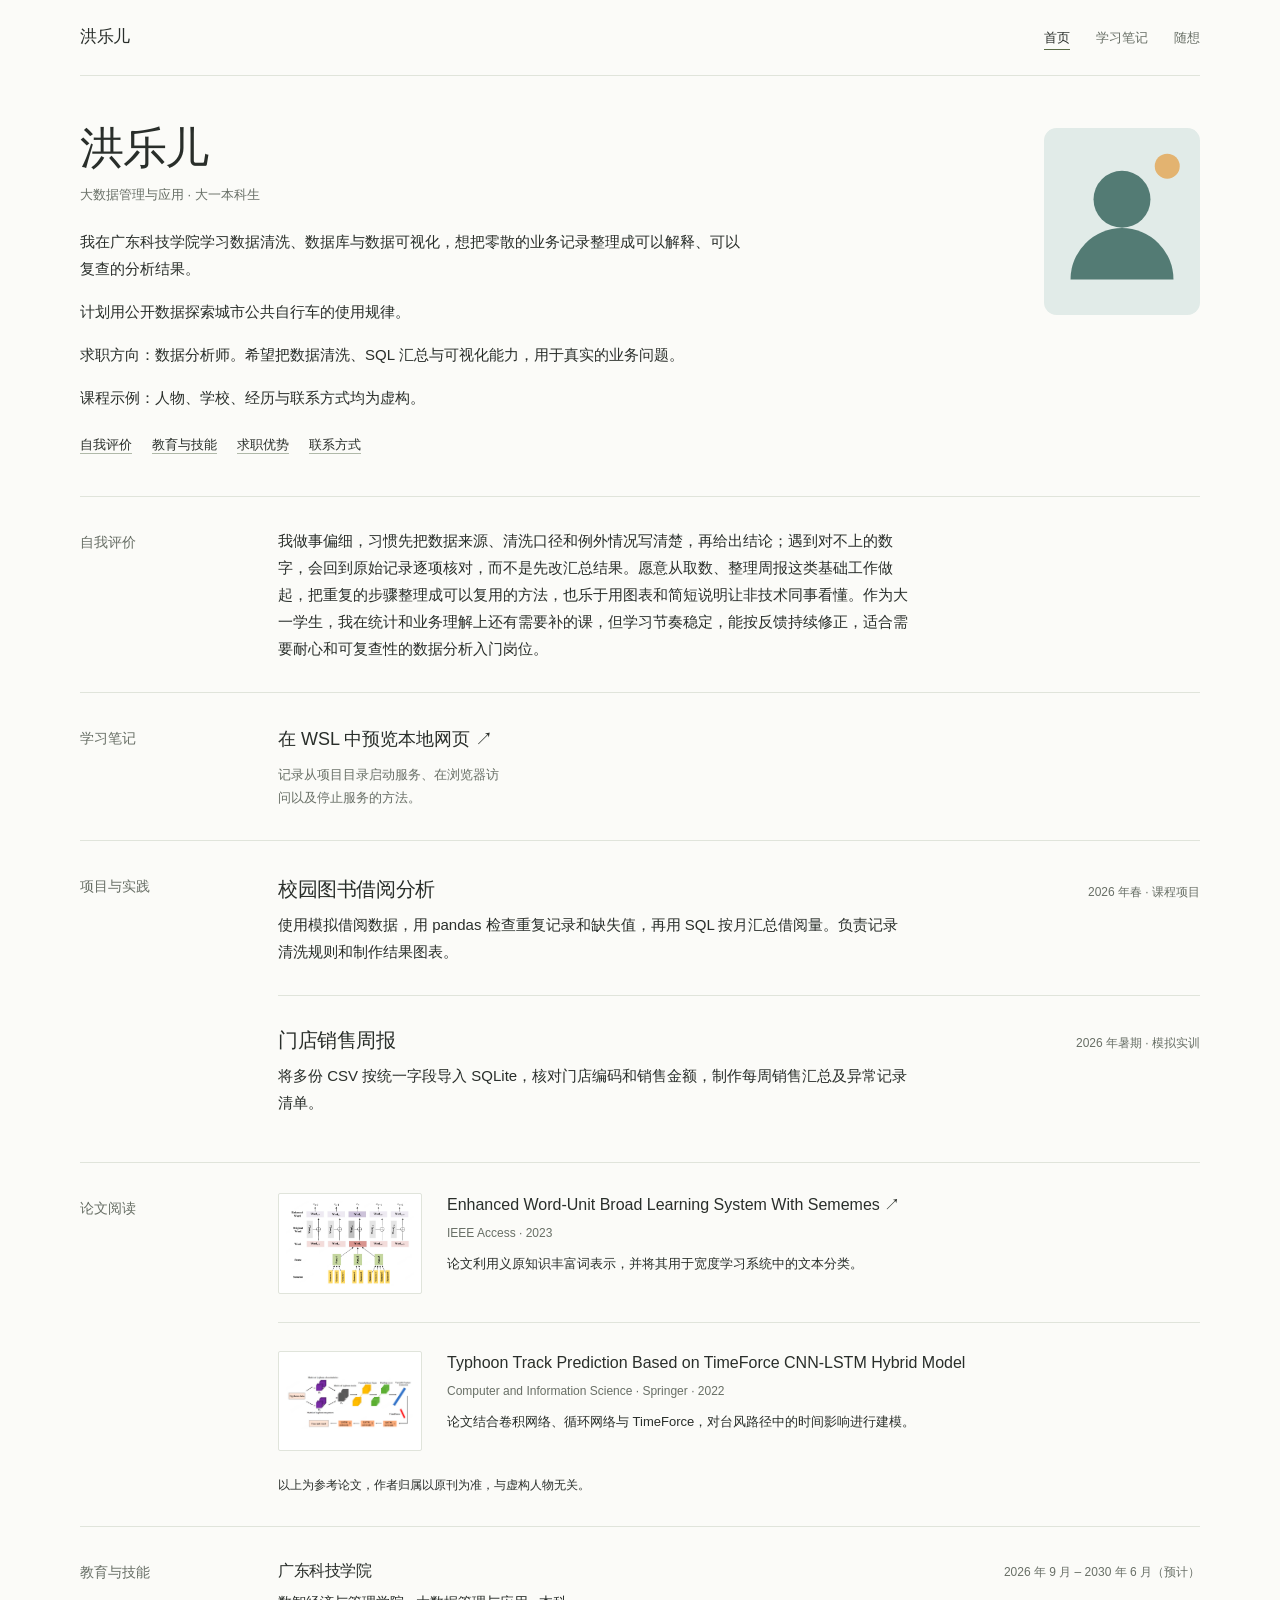
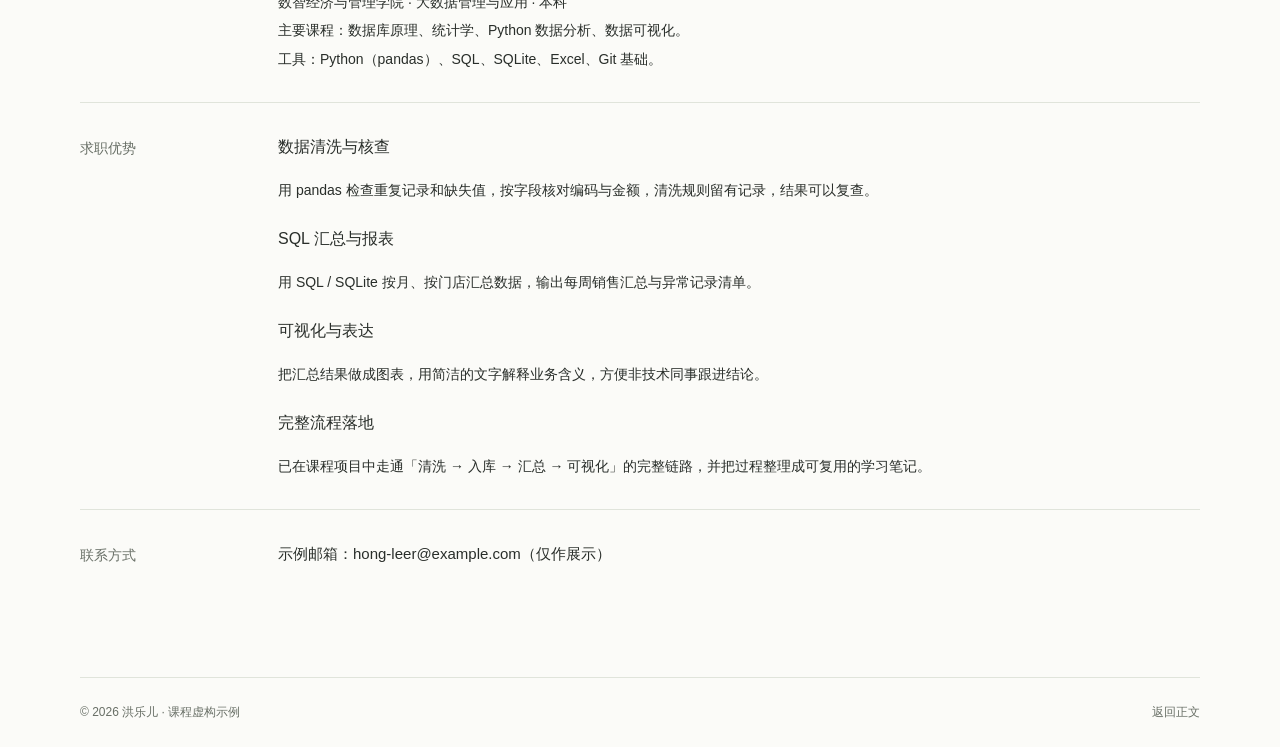
<file: index.html>
<!doctype html>
<html lang="zh-CN">
<head>
  <meta charset="utf-8">
  <meta name="viewport" content="width=device-width, initial-scale=1">
  <title>洪乐儿 · 个人简历</title>
  <meta name="description" content="大数据管理与应用专业大一学生洪乐儿求职数据分析师的中文简历。课程使用的虚构示例。">
  <link rel="icon" type="image/png" sizes="512x512" href="/assets/favicon.png?v=20260922">
  <link rel="apple-touch-icon" sizes="180x180" href="/assets/apple-touch-icon.png?v=20260922">
  <link rel="stylesheet" href="/assets/css/home.css?v=20261120">
  <link rel="stylesheet" href="/assets/css/site.css?v=20260920">
</head>
<body>
  <a class="skip" href="#main">跳至正文</a>
  <header class="site-header">
    <a class="brand" href="/">洪乐儿</a>
    <nav aria-label="主导航">
      <a href="/" aria-current="page">首页</a>
      <a href="/knowledge/">学习笔记</a>
      <a href="/ideas/">随想</a>
    </nav>
  </header>
  <main id="main">
    <section class="profile" aria-labelledby="name">
      <div class="profile-copy">
        <h1 id="name">洪乐儿</h1>
        <p class="byline">大数据管理与应用 · 大一本科生</p>
        <p>我在广东科技学院学习数据清洗、数据库与数据可视化，想把零散的业务记录整理成可以解释、可以复查的分析结果。</p>
        <p>计划用公开数据探索城市公共自行车的使用规律。</p>
        <p>求职方向：数据分析师。希望把数据清洗、SQL 汇总与可视化能力，用于真实的业务问题。</p>
        <p>课程示例：人物、学校、经历与联系方式均为虚构。</p>
        <div class="contact-links"><a href="#evaluation">自我评价</a><a href="#background">教育与技能</a><a href="#strengths">求职优势</a><a href="#contact">联系方式</a></div>
      </div>
      <figure class="profile-photo">
        <img src="/assets/img/student-avatar.svg" alt="洪乐儿的抽象头像" width="400" height="480">
      </figure>
    </section>
    <section class="home-section" id="evaluation" aria-labelledby="evaluation-heading">
      <h2 class="section-title" id="evaluation-heading">自我评价</h2>
      <div class="section-content">
        <p class="self-evaluation">我做事偏细，习惯先把数据来源、清洗口径和例外情况写清楚，再给出结论；遇到对不上的数字，会回到原始记录逐项核对，而不是先改汇总结果。愿意从取数、整理周报这类基础工作做起，把重复的步骤整理成可以复用的方法，也乐于用图表和简短说明让非技术同事看懂。作为大一学生，我在统计和业务理解上还有需要补的课，但学习节奏稳定，能按反馈持续修正，适合需要耐心和可复查性的数据分析入门岗位。</p>
      </div>
    </section>
    <section class="home-section" aria-labelledby="notes-heading">
      <h2 class="section-title" id="notes-heading">学习笔记</h2>
      <div class="section-content notebooks">
        <a class="notebook" href="/knowledge/notes/local-web-preview/">
          <h3>在 WSL 中预览本地网页 ↗</h3>
          <p>记录从项目目录启动服务、在浏览器访问以及停止服务的方法。</p>
        </a>
      </div>
    </section>
    <section class="home-section" id="work" aria-labelledby="work-heading">
      <h2 class="section-title" id="work-heading">项目与实践</h2>
      <div class="section-content">
        <article class="work-entry">
          <div class="entry-heading"><h3>校园图书借阅分析</h3><span class="date">2026 年春 · 课程项目</span></div>
          <p>使用模拟借阅数据，用 pandas 检查重复记录和缺失值，再用 SQL 按月汇总借阅量。负责记录清洗规则和制作结果图表。</p>
        </article>
        <article class="work-entry">
          <div class="entry-heading"><h3>门店销售周报</h3><span class="date">2026 年暑期 · 模拟实训</span></div>
          <p>将多份 CSV 按统一字段导入 SQLite，核对门店编码和销售金额，制作每周销售汇总及异常记录清单。</p>
        </article>
      </div>
    </section>
    <section class="home-section" id="research" aria-labelledby="research-heading">
      <h2 class="section-title" id="research-heading">论文阅读</h2>
      <div class="section-content">
        <article class="publication">
          <a class="paper-image" href="/assets/img/undergraduate/paper-framework-03.jpg" aria-label="查看义原增强模型原图">
            <img src="/assets/img/undergraduate/paper-framework-03.jpg" alt="词、义项和义原三层共同构建增强的词表示。" width="1492" height="994" loading="lazy" decoding="async">
          </a>
          <div>
            <h3><a href="https://doi.org/10.1109/ACCESS.2023.3322439">Enhanced Word-Unit Broad Learning System With Sememes <span aria-hidden="true">↗</span></a></h3>
            <p class="paper-meta">IEEE Access · 2023</p>
            <p>论文利用义原知识丰富词表示，并将其用于宽度学习系统中的文本分类。</p>
          </div>
        </article>
        <article class="publication">
          <a class="paper-image" href="/assets/img/undergraduate/paper-framework-04.jpg" aria-label="查看 TimeForce 模型原图">
            <img src="/assets/img/undergraduate/paper-framework-04.jpg" alt="台风特征经过 CNN、TimeForce 和 LSTM 模块，用于预测台风路径。" width="1146" height="510" loading="lazy" decoding="async">
          </a>
          <div>
            <h3>Typhoon Track Prediction Based on TimeForce CNN-LSTM Hybrid Model </h3>
            <p class="paper-meta">Computer and Information Science · Springer · 2022</p>
            <p>论文结合卷积网络、循环网络与 TimeForce，对台风路径中的时间影响进行建模。</p>
          </div>
        </article>
        <p class="research-links">以上为参考论文，作者归属以原刊为准，与虚构人物无关。</p>
      </div>
    </section>

    <section class="home-section" id="background" aria-labelledby="background-heading">
      <h2 class="section-title" id="background-heading">教育与技能</h2>
      <div class="section-content">
        <div class="education-entry">
          <div class="entry-heading"><h3>广东科技学院</h3><span class="date">2026 年 9 月 – 2030 年 6 月（预计）</span></div>
          <p>数智经济与管理学院 · 大数据管理与应用 · 本科</p>
          <p>主要课程：数据库原理、统计学、Python 数据分析、数据可视化。</p>
          <p>工具：Python（pandas）、SQL、SQLite、Excel、Git 基础。</p>
        </div>
      </div>
    </section>
    <section class="home-section" id="strengths" aria-labelledby="strengths-heading">
      <h2 class="section-title" id="strengths-heading">求职优势</h2>
      <div class="section-content">
        <div class="strength-entry">
          <h3>数据清洗与核查</h3>
          <p>用 pandas 检查重复记录和缺失值，按字段核对编码与金额，清洗规则留有记录，结果可以复查。</p>
        </div>
        <div class="strength-entry">
          <h3>SQL 汇总与报表</h3>
          <p>用 SQL / SQLite 按月、按门店汇总数据，输出每周销售汇总与异常记录清单。</p>
        </div>
        <div class="strength-entry">
          <h3>可视化与表达</h3>
          <p>把汇总结果做成图表，用简洁的文字解释业务含义，方便非技术同事跟进结论。</p>
        </div>
        <div class="strength-entry">
          <h3>完整流程落地</h3>
          <p>已在课程项目中走通「清洗 → 入库 → 汇总 → 可视化」的完整链路，并把过程整理成可复用的学习笔记。</p>
        </div>
      </div>
    </section>
    <section class="home-section" id="contact" aria-labelledby="contact-heading">
      <h2 class="section-title" id="contact-heading">联系方式</h2>
      <div class="section-content"><p>示例邮箱：hong-leer@example.com（仅作展示）</p></div>
    </section>
  </main>
  <footer><span>© 2026 洪乐儿 · 课程虚构示例</span><a href="#main">返回正文</a></footer>
</body>
</html>
</file>
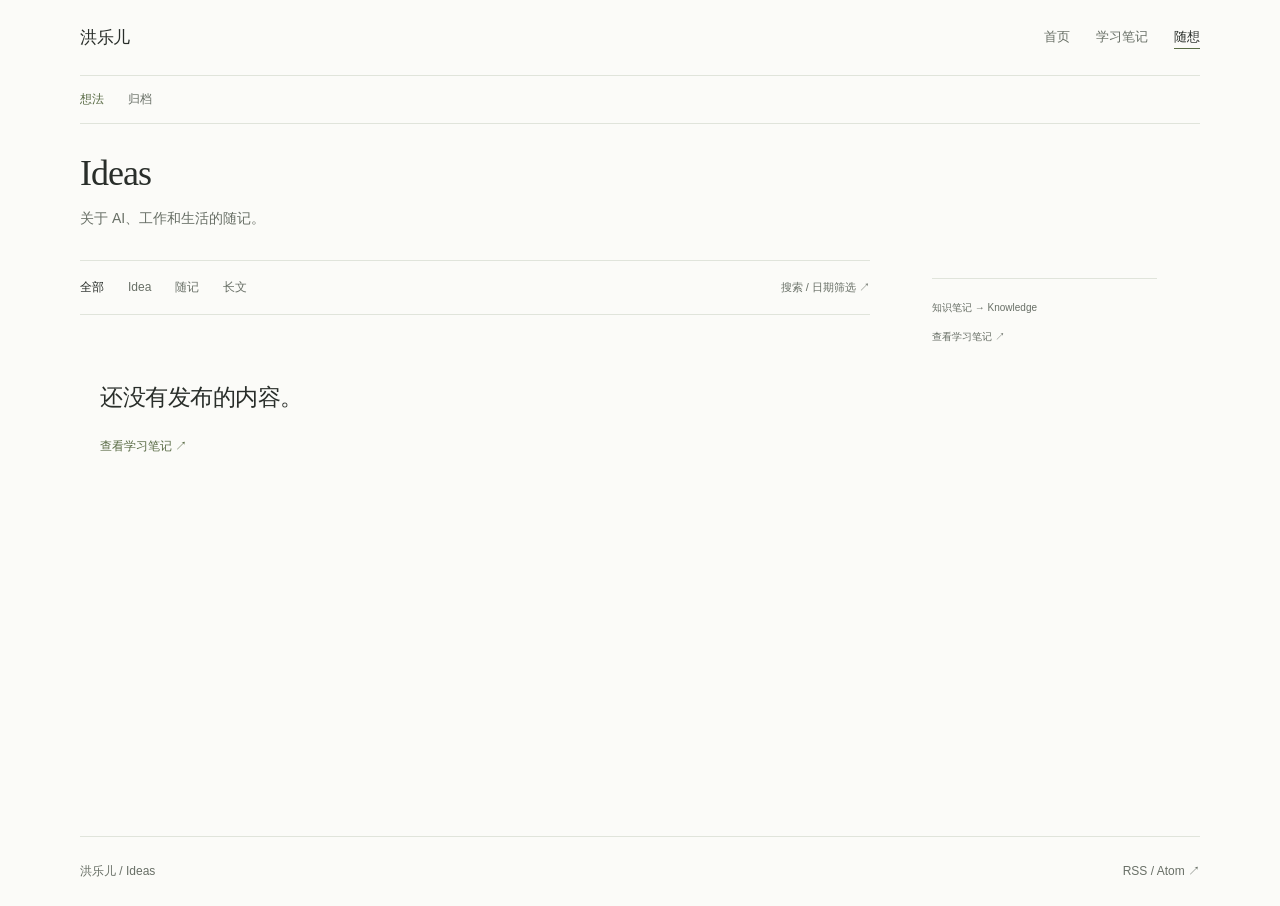
<file: ideas/index.html>
<!doctype html>
<html lang="zh-CN"><head><meta charset="utf-8"><meta name="viewport" content="width=device-width,initial-scale=1">
<title>Ideas · 洪乐儿 / Ideas</title><meta name="description" content="关于 AI、工作和生活的随记。"><link rel="canonical" href="https://portfolio.example.com/ideas/">
<meta property="og:title" content="Ideas"><meta property="og:description" content="关于 AI、工作和生活的随记。"><meta property="og:url" content="https://portfolio.example.com/ideas/"><meta property="og:type" content="website"><meta name="twitter:card" content="summary"><meta name="twitter:title" content="Ideas"><meta name="twitter:description" content="关于 AI、工作和生活的随记。">
<link rel="alternate" type="application/atom+xml" title="洪乐儿 / Ideas" href="/ideas/feed.xml">
<link rel="icon" type="image/png" sizes="512x512" href="/assets/favicon.png?v=f88695f02a79"><link rel="apple-touch-icon" sizes="180x180" href="/assets/apple-touch-icon.png?v=f88695f02a79">
<link rel="stylesheet" href="/ideas/assets/style.css?v=f88695f02a79"><link rel="stylesheet" href="/assets/css/site.css?v=f88695f02a79"><script defer src="/ideas/assets/app.js?v=f88695f02a79"></script></head>
<body data-base="/ideas" data-page="feed"><a class="skip" href="#main">跳到正文</a><header class="site-header"><a class="brand" href="/">洪乐儿</a><nav aria-label="主导航"><a href="/">首页</a><a href="/knowledge/">学习笔记</a><a href="/ideas/" aria-current="location">随想</a></nav></header>
<nav class="section-nav" aria-label="Ideas 导航"><a href="/ideas/" aria-current="page">想法</a><a href="/ideas/archive/" >归档</a></nav>
<main id="main"><section class="intro home-intro "><div class="intro-copy"><h1>Ideas</h1><p>关于 AI、工作和生活的随记。</p></div></section><div class="feed-layout"><section aria-label="最近的想法"><div class="feed-toolbar"><div class="kind-tabs"><a class="kind-tab selected" href="/ideas/">全部</a><a class="kind-tab" href="/ideas/archive/?kind=idea">Idea</a><a class="kind-tab" href="/ideas/archive/?kind=note">随记</a><a class="kind-tab" href="/ideas/archive/?kind=essay">长文</a></div><a href="/ideas/archive/" class="archive-link">搜索 / 日期筛选 ↗</a></div><div class="empty"><h2>还没有发布的内容。</h2><a class="text-link" href="/knowledge/">查看学习笔记 ↗</a></div></section><aside class="feed-sidebar"><section class="small-note"><a href="/knowledge/">知识笔记 → Knowledge</a><a href="/knowledge/">查看学习笔记 ↗</a></section></aside></div></main><footer><a href="/ideas/">洪乐儿 / Ideas</a><a href="/ideas/feed.xml">RSS / Atom ↗</a></footer><div class="announcement" role="status" aria-live="polite"></div></body></html>
</file>
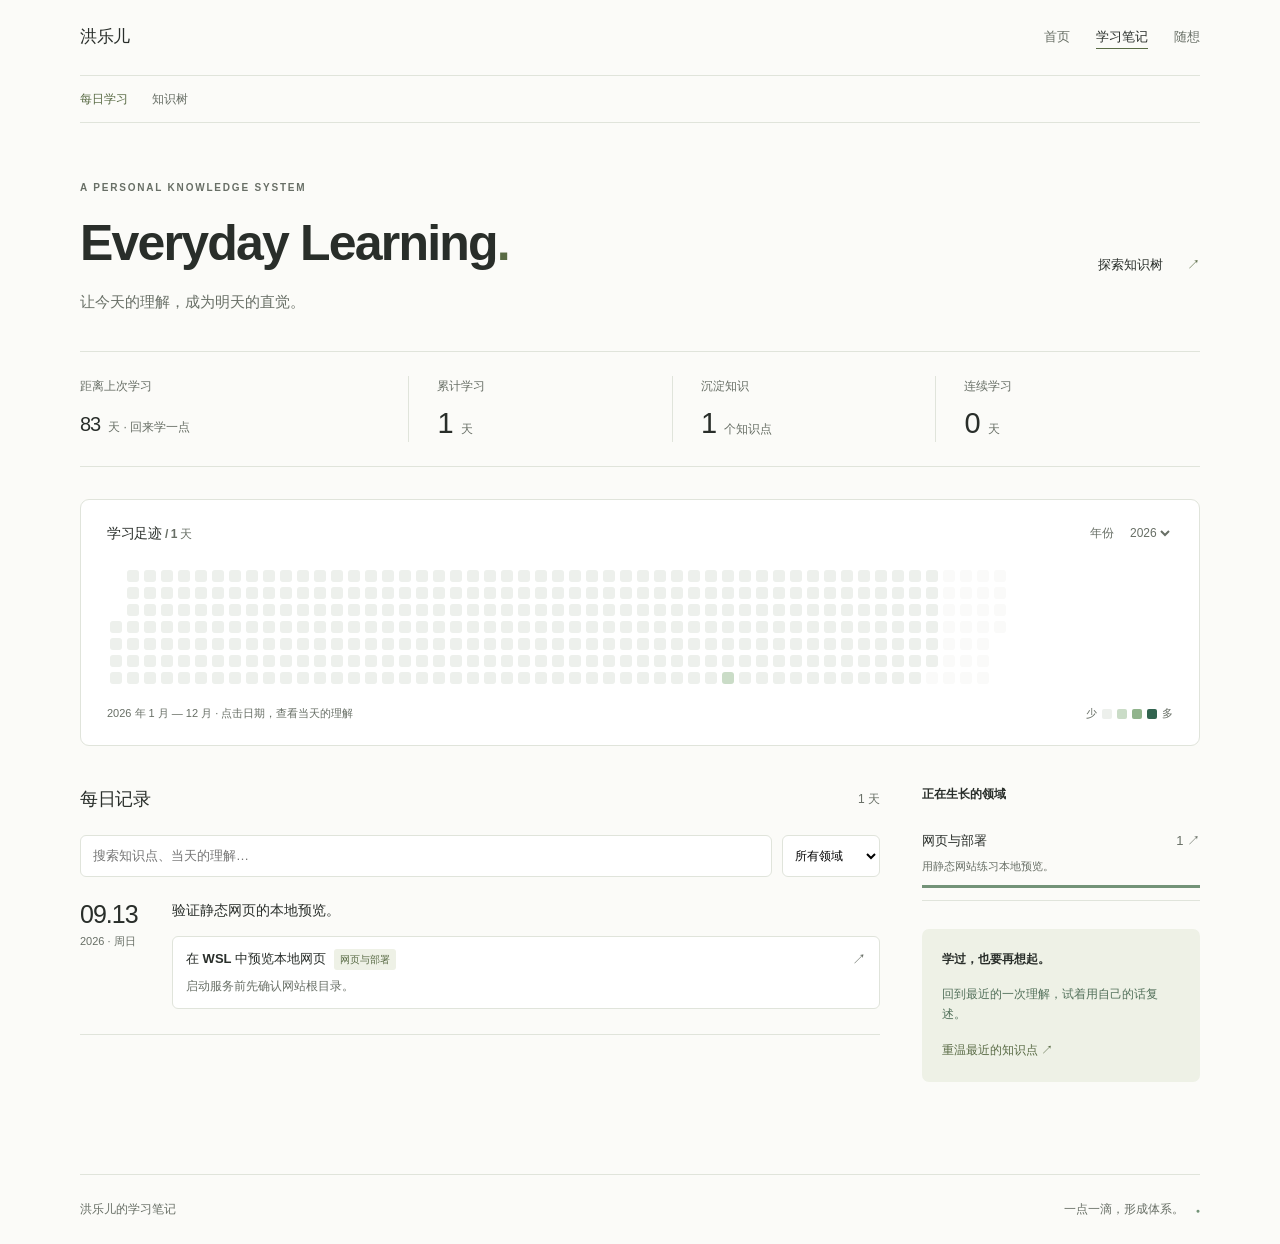
<file: knowledge/index.html>
<!doctype html>
<html lang="zh-CN"><head><meta charset="utf-8"><meta name="viewport" content="width=device-width,initial-scale=1">
<title>学习笔记 · 洪乐儿 / Knowledge</title><meta name="description" content="每天学了什么，它们如何连接。">
<meta property="og:title" content="学习笔记"><meta property="og:description" content="每天学了什么，它们如何连接。"><meta name="twitter:card" content="summary"><meta name="twitter:title" content="学习笔记"><meta name="twitter:description" content="每天学了什么，它们如何连接。">
<link rel="icon" type="image/png" sizes="512x512" href="/assets/favicon.png?v=e36e969ca015"><link rel="apple-touch-icon" sizes="180x180" href="/assets/apple-touch-icon.png?v=e36e969ca015">
<link rel="stylesheet" href="/knowledge/assets/style.css?v=e36e969ca015"><link rel="stylesheet" href="/assets/css/site.css?v=e36e969ca015"><script defer src="/knowledge/assets/app.js?v=e36e969ca015"></script></head>
<body data-base="/knowledge" data-page="home"><a class="skip" href="#main">跳至正文</a>
<header class="site-header"><a class="brand" href="/">洪乐儿</a><nav aria-label="主导航"><a href="/">首页</a><a href="/knowledge/" aria-current="location">学习笔记</a><a href="/ideas/">随想</a></nav></header>
<nav class="section-nav" aria-label="Knowledge 导航"><a aria-current="page" href="/knowledge/">每日学习</a><a  href="/knowledge/tree/">知识树</a></nav>
<main id="main"><section class="page-intro"><div class="eyebrow">A PERSONAL KNOWLEDGE SYSTEM</div><div class="intro-row"><div><h1>Everyday Learning<span class="period">.</span></h1><p class="lede">让今天的理解，成为明天的直觉。</p></div><a class="text-link" href="/knowledge/tree/">探索知识树 <span>↗</span></a></div></section>
<div id="learning-app" aria-live="polite"><p class="loading">正在展开学习记录…</p></div><noscript><p>学习日历和交互树需要启用 JavaScript；知识详情可直接阅读。</p></noscript></main><footer><span>洪乐儿的学习笔记</span><span>一点一滴，形成体系。<span class="footer-dot">●</span></span></footer></body></html>
</file>
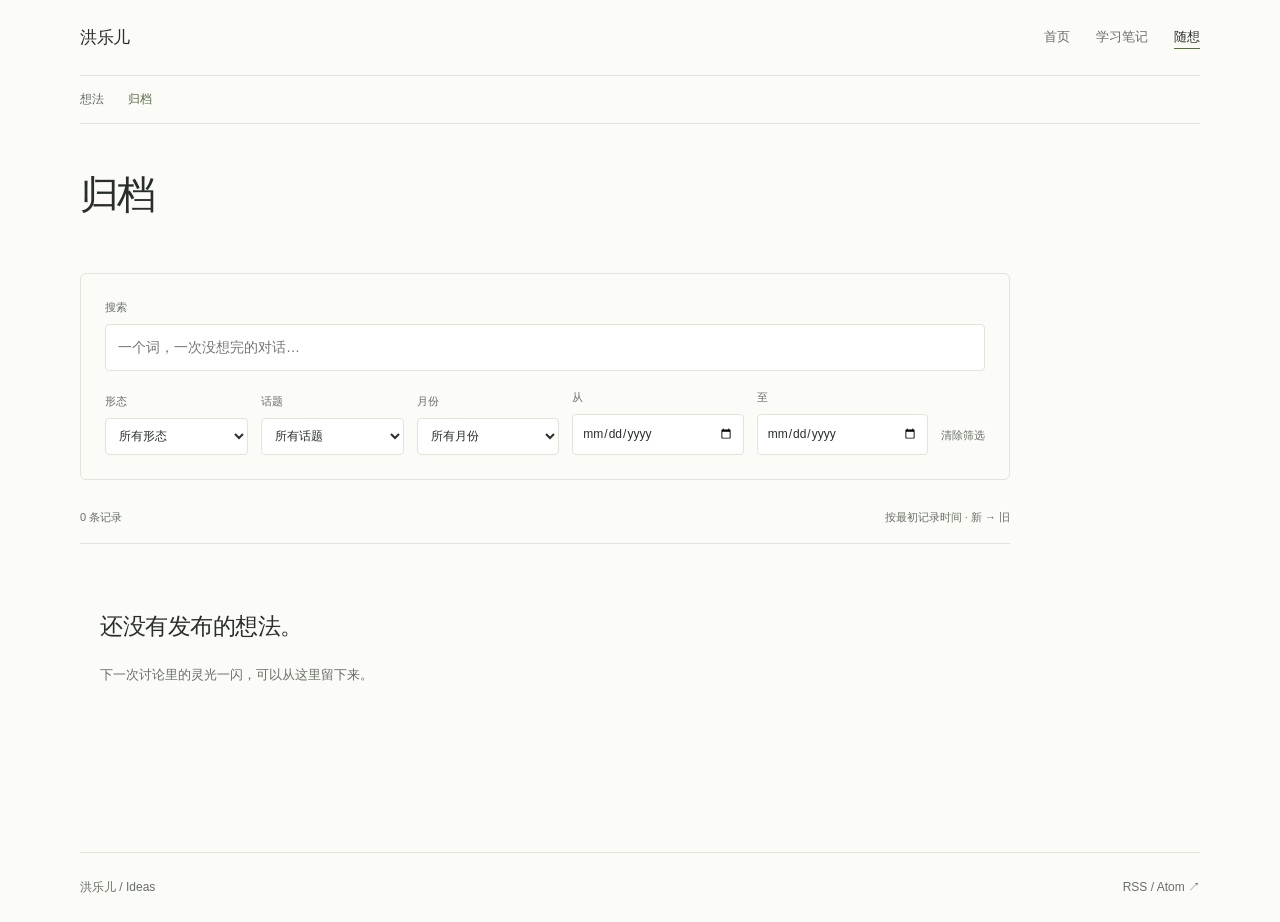
<file: ideas/archive/index.html>
<!doctype html>
<html lang="zh-CN"><head><meta charset="utf-8"><meta name="viewport" content="width=device-width,initial-scale=1">
<title>归档 · 洪乐儿 / Ideas</title><meta name="description" content="关于 AI、工作和生活的随记。"><link rel="canonical" href="https://portfolio.example.com/ideas/archive/">
<meta property="og:title" content="归档"><meta property="og:description" content="关于 AI、工作和生活的随记。"><meta property="og:url" content="https://portfolio.example.com/ideas/archive/"><meta property="og:type" content="website"><meta name="twitter:card" content="summary"><meta name="twitter:title" content="归档"><meta name="twitter:description" content="关于 AI、工作和生活的随记。">
<link rel="alternate" type="application/atom+xml" title="洪乐儿 / Ideas" href="/ideas/feed.xml">
<link rel="icon" type="image/png" sizes="512x512" href="/assets/favicon.png?v=f88695f02a79"><link rel="apple-touch-icon" sizes="180x180" href="/assets/apple-touch-icon.png?v=f88695f02a79">
<link rel="stylesheet" href="/ideas/assets/style.css?v=f88695f02a79"><link rel="stylesheet" href="/assets/css/site.css?v=f88695f02a79"><script defer src="/ideas/assets/app.js?v=f88695f02a79"></script></head>
<body data-base="/ideas" data-page="archive"><a class="skip" href="#main">跳到正文</a><header class="site-header"><a class="brand" href="/">洪乐儿</a><nav aria-label="主导航"><a href="/">首页</a><a href="/knowledge/">学习笔记</a><a href="/ideas/" aria-current="location">随想</a></nav></header>
<nav class="section-nav" aria-label="Ideas 导航"><a href="/ideas/" >想法</a><a href="/ideas/archive/" aria-current="page">归档</a></nav>
<main id="main"><section class="intro archive-intro"><h1>归档</h1></section><form class="filters" id="filters" role="search"><label class="search-label"><span>搜索</span><input type="search" name="q" placeholder="一个词，一次没想完的对话…" aria-label="搜索全文"></label><div class="filter-row"><label><span>形态</span><select name="kind"><option value="">所有形态</option><option value="idea">Idea</option><option value="note">随记</option><option value="essay">长文</option></select></label><label><span>话题</span><select name="tag"><option value="">所有话题</option><option value="agents">Agents</option><option value="models">Models</option><option value="infra">Infra</option><option value="industry">行业</option><option value="work">工作与成长</option><option value="life">日常</option></select></label><label><span>月份</span><select name="month"><option value="">所有月份</option></select></label><label><span>从</span><input type="date" name="from" aria-label="起始日期"></label><label><span>至</span><input type="date" name="to" aria-label="结束日期"></label><button type="reset" class="reset">清除筛选</button></div></form><div class="results-heading"><span id="result-count" role="status">0 条记录</span><span>按最初记录时间 · 新 → 旧</span></div><p id="filter-error" class="filter-error" role="alert" hidden></p><div id="archive-results"><div class="empty"><h2>还没有发布的内容。</h2><a class="text-link" href="/knowledge/">查看学习笔记 ↗</a></div></div><div id="archive-pagination"></div><noscript><p>交互筛选需要 JavaScript。<a href="/ideas/">返回可逐页浏览的时间流</a>。</p></noscript></main><footer><a href="/ideas/">洪乐儿 / Ideas</a><a href="/ideas/feed.xml">RSS / Atom ↗</a></footer><div class="announcement" role="status" aria-live="polite"></div></body></html>
</file>
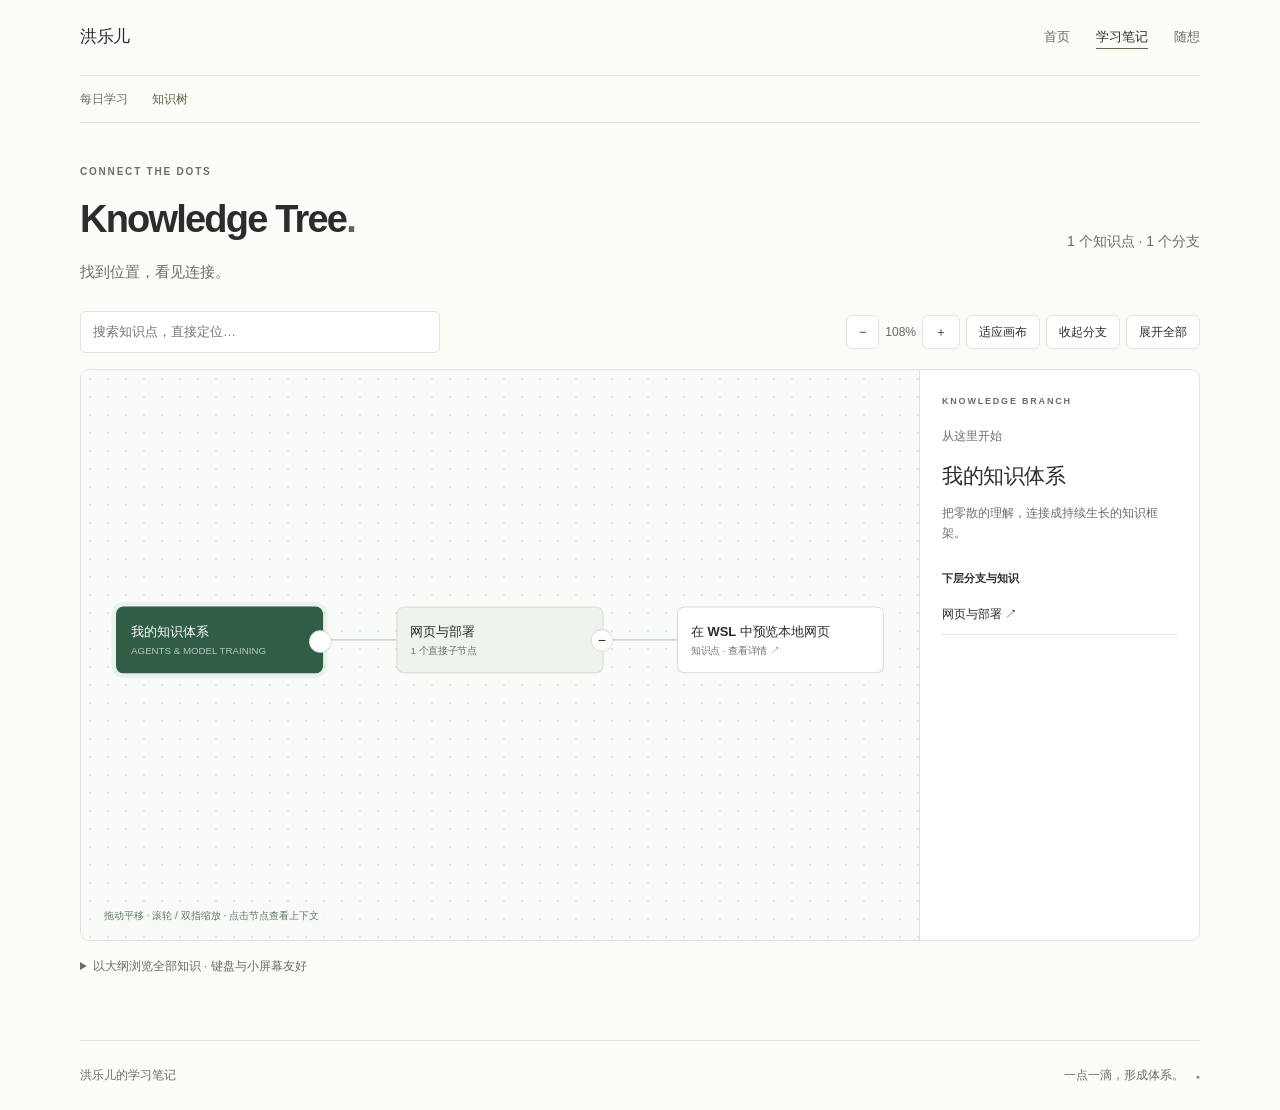
<file: knowledge/tree/index.html>
<!doctype html>
<html lang="zh-CN"><head><meta charset="utf-8"><meta name="viewport" content="width=device-width,initial-scale=1">
<title>知识树 · 洪乐儿 / Knowledge</title><meta name="description" content="按知识归属逐层展开，随学习持续生长的知识树。">
<meta property="og:title" content="知识树"><meta property="og:description" content="按知识归属逐层展开，随学习持续生长的知识树。"><meta name="twitter:card" content="summary"><meta name="twitter:title" content="知识树"><meta name="twitter:description" content="按知识归属逐层展开，随学习持续生长的知识树。">
<link rel="icon" type="image/png" sizes="512x512" href="/assets/favicon.png?v=e36e969ca015"><link rel="apple-touch-icon" sizes="180x180" href="/assets/apple-touch-icon.png?v=e36e969ca015">
<link rel="stylesheet" href="/knowledge/assets/style.css?v=e36e969ca015"><link rel="stylesheet" href="/assets/css/site.css?v=e36e969ca015"><script defer src="/knowledge/assets/app.js?v=e36e969ca015"></script></head>
<body data-base="/knowledge" data-page="tree"><a class="skip" href="#main">跳至正文</a>
<header class="site-header"><a class="brand" href="/">洪乐儿</a><nav aria-label="主导航"><a href="/">首页</a><a href="/knowledge/" aria-current="location">学习笔记</a><a href="/ideas/">随想</a></nav></header>
<nav class="section-nav" aria-label="Knowledge 导航"><a  href="/knowledge/">每日学习</a><a aria-current="page" href="/knowledge/tree/">知识树</a></nav>
<main id="main"><section class="page-intro tree-intro"><div class="eyebrow">CONNECT THE DOTS</div><div class="intro-row"><div><h1>Knowledge Tree<span class="period">.</span></h1><p class="lede">找到位置，看见连接。</p></div><div id="tree-count" class="muted"></div></div></section>
<div id="tree-app"><p class="loading">正在展开知识树…</p></div><noscript><p>学习日历和交互树需要启用 JavaScript；知识详情可直接阅读。</p></noscript></main><footer><span>洪乐儿的学习笔记</span><span>一点一滴，形成体系。<span class="footer-dot">●</span></span></footer></body></html>
</file>
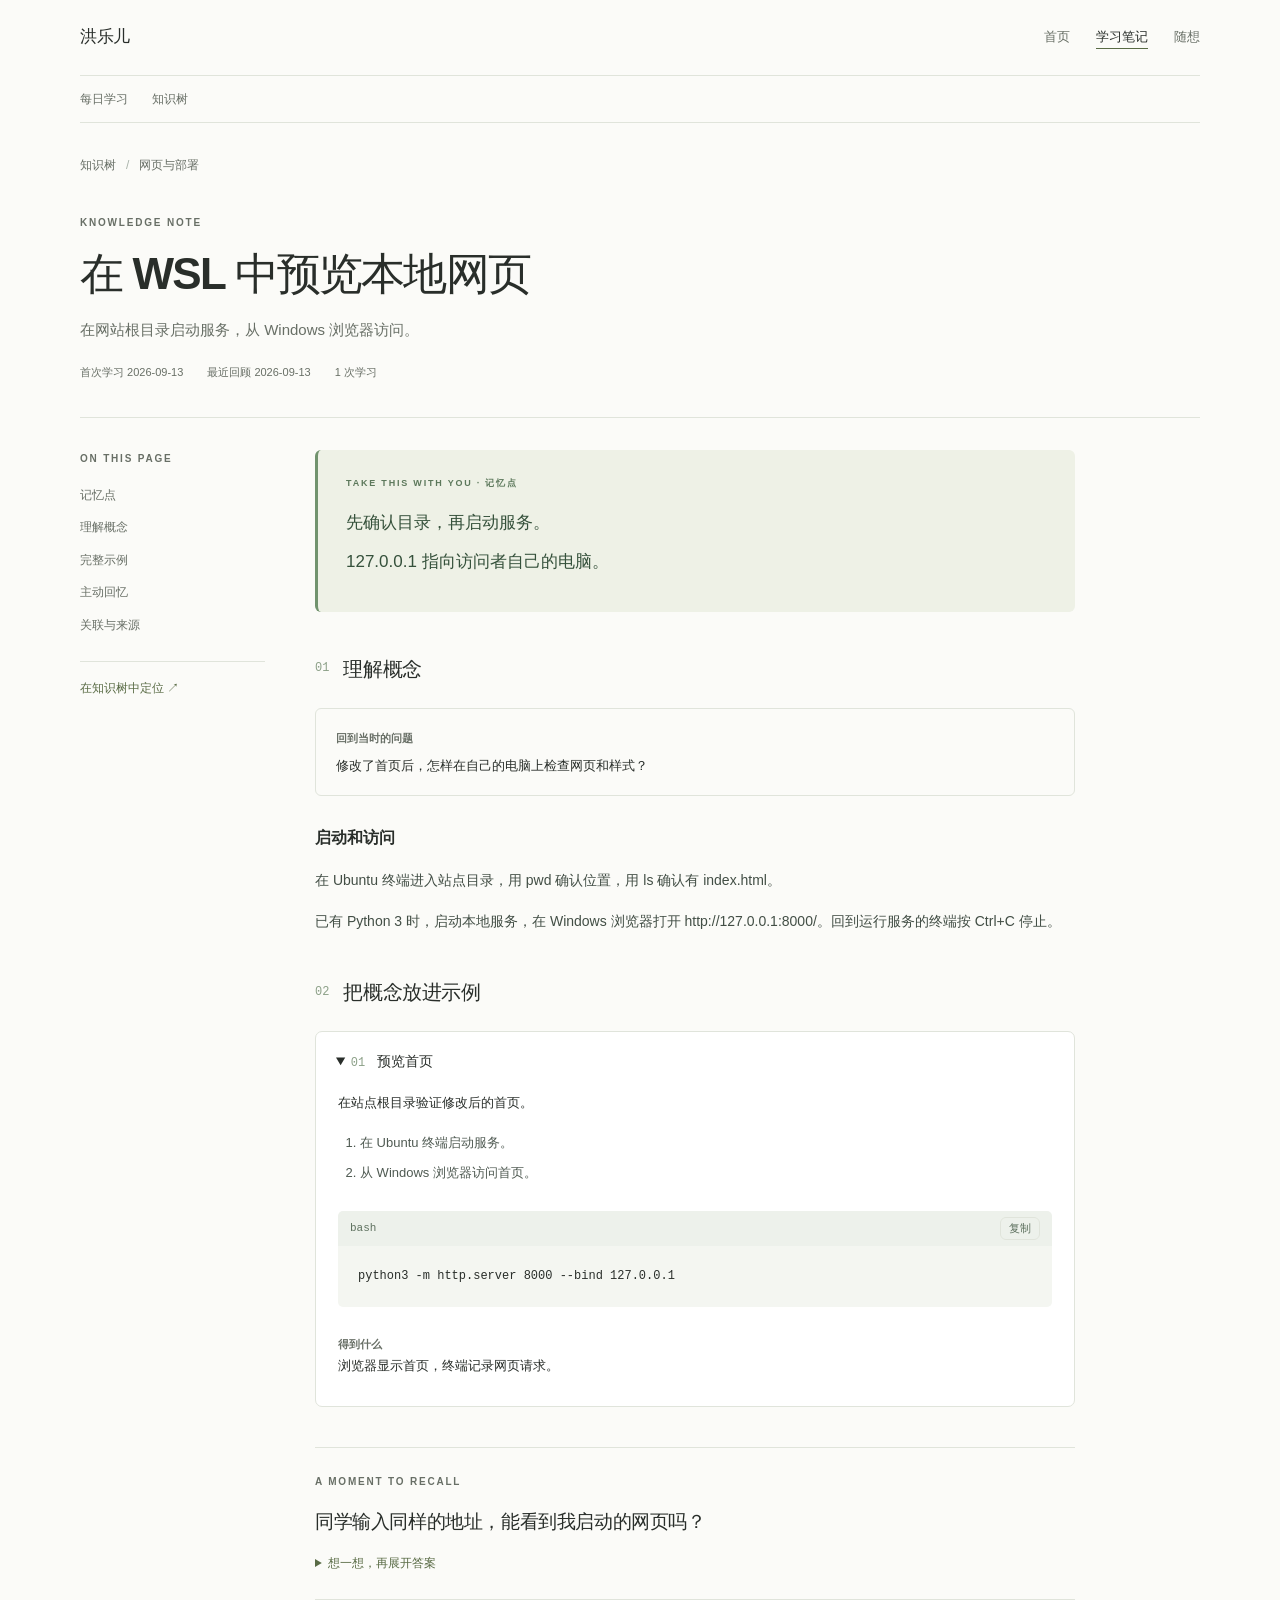
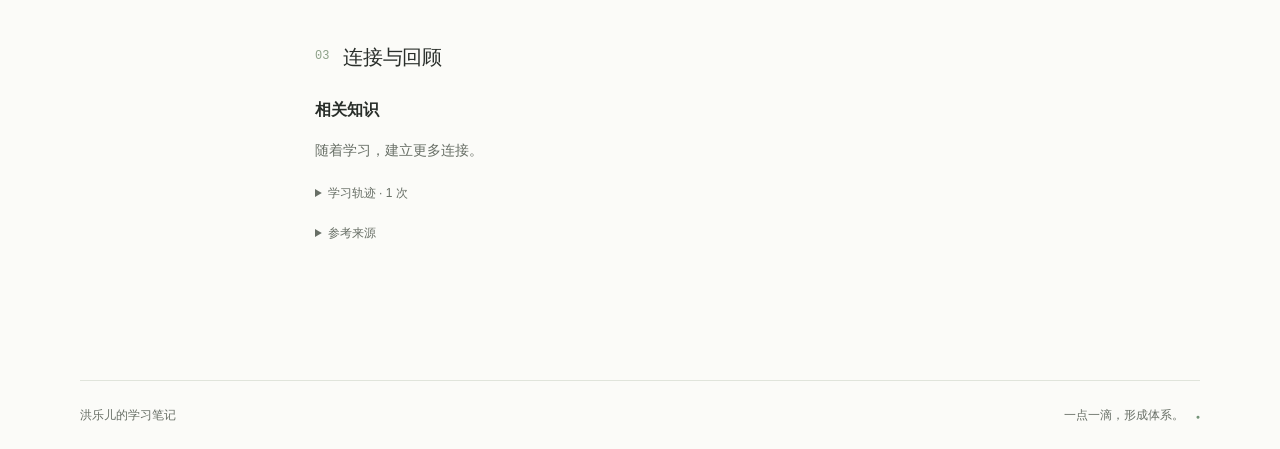
<file: knowledge/notes/local-web-preview/index.html>
<!doctype html>
<html lang="zh-CN"><head><meta charset="utf-8"><meta name="viewport" content="width=device-width,initial-scale=1">
<title>在 WSL 中预览本地网页 · 洪乐儿 / Knowledge</title><meta name="description" content="在网站根目录启动服务，从 Windows 浏览器访问。">
<meta property="og:title" content="在 WSL 中预览本地网页"><meta property="og:description" content="在网站根目录启动服务，从 Windows 浏览器访问。"><meta name="twitter:card" content="summary"><meta name="twitter:title" content="在 WSL 中预览本地网页"><meta name="twitter:description" content="在网站根目录启动服务，从 Windows 浏览器访问。">
<link rel="icon" type="image/png" sizes="512x512" href="/assets/favicon.png?v=e36e969ca015"><link rel="apple-touch-icon" sizes="180x180" href="/assets/apple-touch-icon.png?v=e36e969ca015">
<link rel="stylesheet" href="/knowledge/assets/style.css?v=e36e969ca015"><link rel="stylesheet" href="/assets/css/site.css?v=e36e969ca015"><script defer src="/knowledge/assets/app.js?v=e36e969ca015"></script></head>
<body data-base="/knowledge" data-page="detail"><a class="skip" href="#main">跳至正文</a>
<header class="site-header"><a class="brand" href="/">洪乐儿</a><nav aria-label="主导航"><a href="/">首页</a><a href="/knowledge/" aria-current="location">学习笔记</a><a href="/ideas/">随想</a></nav></header>
<nav class="section-nav" aria-label="Knowledge 导航"><a  href="/knowledge/">每日学习</a><a  href="/knowledge/tree/">知识树</a></nav>
<main id="main"><article class="detail"><div class="breadcrumbs"><a href="/knowledge/tree/">知识树</a><span>/</span><a href="/knowledge/tree/?node=web-basics">网页与部署</a></div>
<div class="detail-heading"><div class="eyebrow">KNOWLEDGE NOTE</div><h1>在 WSL 中预览本地网页</h1><p class="lede">在网站根目录启动服务，从 Windows 浏览器访问。</p><div class="meta">首次学习 2026-09-13<span>最近回顾 2026-09-13</span><span>1 次学习</span></div></div>
<div class="reading-layout"><aside class="reading-nav"><span class="eyebrow">ON THIS PAGE</span><a href="#memory">记忆点</a><a href="#concept">理解概念</a><a href="#examples">完整示例</a><a href="#recall">主动回忆</a><a href="#connections">关联与来源</a><a class="back-tree" href="/knowledge/tree/?node=local-web-preview">在知识树中定位 ↗</a></aside>
<div class="reading-body"><section id="memory" class="memory"><div class="eyebrow">TAKE THIS WITH YOU · 记忆点</div><p>先确认目录，再启动服务。</p><p>127.0.0.1 指向访问者自己的电脑。</p></section>
<section id="concept"><div class="section-heading"><span class="number">01</span><h2>理解概念</h2></div><div class="context"><b>回到当时的问题</b><p>修改了首页后，怎样在自己的电脑上检查网页和样式？</p></div><section class="prose-section"><h3>启动和访问</h3><p>在 Ubuntu 终端进入站点目录，用 pwd 确认位置，用 ls 确认有 index.html。</p><p>已有 Python 3 时，启动本地服务，在 Windows 浏览器打开 http://127.0.0.1:8000/。回到运行服务的终端按 Ctrl+C 停止。</p></section></section>
<section id="examples"><div class="section-heading"><span class="number">02</span><h2>把概念放进示例</h2></div><details class="example" open><summary><span class="number">01</span>预览首页</summary><div class="example-body"><p>在站点根目录验证修改后的首页。</p><ol><li>在 Ubuntu 终端启动服务。</li><li>从 Windows 浏览器访问首页。</li></ol><div class="code-label">bash<button class="copy-code" type="button">复制</button></div><pre><code>python3 -m http.server 8000 --bind 127.0.0.1</code></pre><p class="result"><b>得到什么</b><br>浏览器显示首页，终端记录网页请求。</p></div></details></section>
<section id="recall" class="recall"><div class="eyebrow">A MOMENT TO RECALL</div><h2>同学输入同样的地址，能看到我启动的网页吗？</h2><details><summary>想一想，再展开答案</summary><p>不能直接看到。127.0.0.1 指向同学自己的电脑。</p></details></section>
<section id="connections"><div class="section-heading"><span class="number">03</span><h2>连接与回顾</h2></div><h3>相关知识</h3><p class="muted">随着学习，建立更多连接。</p><details class="history"><summary>学习轨迹 · 1 次</summary><ul><li><a href="/knowledge/?day=2026-09-13">2026-09-13</a><span class="tag">初学</span><p>启动服务前先确认网站根目录。</p></li></ul></details><details class="history"><summary>参考来源</summary><ul><li>来自当次学习讨论，尚未附外部来源。</li></ul></details></section></div></div></article><noscript><p>学习日历和交互树需要启用 JavaScript；知识详情可直接阅读。</p></noscript></main><footer><span>洪乐儿的学习笔记</span><span>一点一滴，形成体系。<span class="footer-dot">●</span></span></footer></body></html>
</file>
<file: assets/css/home.css>
* { box-sizing: border-box; }
html { scroll-behavior: smooth; scroll-padding-top: 28px; }
body { margin: 0; font: 15px/1.8 var(--site-sans); -webkit-font-smoothing: antialiased; }
a { color: inherit; text-decoration: none; }
a:hover { color: var(--site-accent); }
img { display: block; max-width: 100%; height: auto; }
h1, h2, h3, h4, p { margin-top: 0; }
h1, h2, h3, h4 { font-weight: 500; }
p { margin-bottom: 16px; }
.skip { position: fixed; top: -100px; left: 20px; padding: 10px 16px; background: white; z-index: 10; }
.skip:focus { top: 12px; }
.profile { display: grid; grid-template-columns: minmax(0, 1fr) 156px; gap: 60px; align-items: start; padding: 48px 0 40px; }
.profile h1 { font: 44px/1.15 var(--site-serif); letter-spacing: -1.3px; margin-bottom: 8px; }
.profile .byline { font-size: 13px; color: var(--site-muted); margin-bottom: 22px; }
.profile-copy { max-width: 710px; }
.profile-copy > p:not(.byline) { max-width: 660px; }
.profile-copy strong { font-weight: 600; }
.profile-photo { margin: 4px 0 0; }
.profile-photo img { width: 156px; border-radius: 3px; }
.contact-links { display: flex; flex-wrap: wrap; gap: 8px 20px; margin-top: 22px; font-size: 13px; }
.contact-links a, .inline-link { text-decoration: underline; text-decoration-color: #b0b9a9; text-underline-offset: 4px; text-decoration-thickness: 1px; }
.contact-links a:hover, .inline-link:hover { text-decoration-color: var(--site-accent); }
.home-section { display: grid; grid-template-columns: 164px minmax(0, 1fr); gap: 34px; border-top: 1px solid var(--site-line); padding: 30px 0; }
.section-title { margin: 3px 0 0; font-size: 14px; color: var(--site-muted); letter-spacing: 0; }
.section-content { min-width: 0; }
.notebooks { display: grid; grid-template-columns: 1fr 1fr; gap: 36px; }
.notebook { display: block; }
.notebook h3 { font-size: 18px; margin-bottom: 7px; }
.notebook h3 span { font-size: 14px; color: var(--site-muted); margin-left: 6px; }
.notebook p { font-size: 13px; color: var(--site-muted); margin: 0; max-width: 32ch; }
.notebook:hover h3 { text-decoration: underline; text-underline-offset: 4px; }
.work-entry + .work-entry { margin-top: 30px; padding-top: 26px; border-top: 1px solid var(--site-line); }
.entry-heading { display: flex; align-items: baseline; justify-content: space-between; flex-wrap: wrap; gap: 3px 20px; margin-bottom: 4px; }
.entry-heading h3 { font-size: 20px; letter-spacing: -.4px; margin: 0; }
.entry-heading .date { font-size: 12px; color: var(--site-muted); font-variant-numeric: tabular-nums; }
.role { font-size: 13px; color: var(--site-muted); margin-bottom: 18px; }
.work-entry h4 { margin: 19px 0 6px; font-size: 15px; font-weight: 600; }
.work-entry p { max-width: 76ch; }
.work-entry .result { font-size: 13px; color: var(--site-muted); }
.result strong { color: var(--site-ink); font-weight: 600; }
.work-entry .stack { font-size: 12px; color: var(--site-muted); margin-bottom: 0; }
.publication { display: grid; grid-template-columns: 144px minmax(0, 1fr); gap: 25px; align-items: start; }
.publication + .publication { margin-top: 28px; padding-top: 28px; border-top: 1px solid var(--site-line); }
.paper-image { display: flex; align-items: center; min-height: 100px; background: white; border: 1px solid var(--site-line); padding: 7px; border-radius: 2px; }
.paper-image img { width: 100%; }
.publication h3 { margin: 0 0 6px; font-size: 16px; line-height: 1.5; }
.publication h3 a:hover { text-decoration: underline; text-underline-offset: 4px; }
.publication .paper-meta { color: var(--site-muted); font-size: 12px; margin-bottom: 8px; }
.publication p { margin-bottom: 0; font-size: 13px; }
.research-links { margin: 24px 0 0; font-size: 12px; }
.education-entry + .education-entry { margin-top: 22px; }
.education-entry h3 { font-size: 16px; }
.education-entry p { font-size: 14px; margin: 3px 0 0; }
.education-entry .education-note { color: var(--site-muted); font-size: 12px; }
.background-note { color: var(--site-muted); font-size: 13px; margin: 22px 0 0; max-width: 76ch; }
.self-evaluation { max-width: 76ch; margin-bottom: 0; }
.strength-entry + .strength-entry { margin-top: 22px; }
.strength-entry h3 { font-size: 16px; }
.strength-entry p { font-size: 14px; margin: 3px 0 0; }
.footer-links { display: flex; flex-wrap: wrap; gap: 20px; }
@media (max-width: 850px) {
  .profile { gap: 32px; }
  .home-section { grid-template-columns: 125px minmax(0, 1fr); gap: 26px; }
  .publication { grid-template-columns: 112px minmax(0, 1fr); gap: 20px; }
}
@media (max-width: 600px) {
  body { font-size: 14px; }
  .profile { grid-template-columns: minmax(0, 1fr) 80px; gap: 18px; padding: 32px 0; }
  .profile-copy { display: contents; }
  .profile h1 { font-size: 35px; margin-bottom: 2px; grid-column: 1; grid-row: 1; }
  .profile .byline { grid-column: 1; grid-row: 2; margin: 0; font-size: 12px; }
  .profile-copy > p:not(.byline), .contact-links { grid-column: 1 / -1; margin: 0; }
  .profile-photo { grid-column: 2; grid-row: 1 / 3; margin: 0; }
  .profile-photo img { width: 80px; }
  .contact-links { gap: 8px 18px; font-size: 12px; }
  .home-section { display: block; padding: 25px 0; }
  .section-title { margin: 0 0 20px; font-size: 13px; }
  .notebooks { gap: 22px; }
  .notebook h3 { font-size: 17px; }
  .notebook p { font-size: 12px; }
  .entry-heading h3 { font-size: 18px; }
  .publication { grid-template-columns: 88px minmax(0, 1fr); gap: 16px; }
  .paper-image { min-height: 70px; padding: 5px; }
  .publication h3 { font-size: 15px; }
  .publication p { font-size: 12px; }
  .education-entry h3 { font-size: 16px; }
}
@media (max-width: 360px) {
  .profile h1 { font-size: 30px; }
  .notebooks { grid-template-columns: 1fr; }
  .publication { grid-template-columns: 1fr; }
  .paper-image { max-width: 120px; }
}
@media print {
  .profile { padding-top: 0; }
  .home-section { break-inside: avoid; }
}
</file>
<file: assets/css/site.css>
/* Shared foundation for Home, Knowledge and Ideas. Product layouts stay local. */
:root {
  --site-background: #fbfbf8;
  --site-surface: #ffffff;
  --site-ink: #292e2a;
  --site-muted: #686f66;
  --site-line: #e0e4db;
  --site-accent: #596b45;
  --site-soft: #eef1e6;
  --site-sans: -apple-system, BlinkMacSystemFont, 'Segoe UI', 'PingFang SC', 'Microsoft YaHei', sans-serif;
  --site-serif: Georgia, 'Iowan Old Style', 'Songti SC', 'STSong', serif;
  --site-width: 1120px;
  --ink: var(--site-ink);
  --muted: var(--site-muted);
  --line: var(--site-line);
  --accent: var(--site-accent);
  --green: var(--site-accent);
  --soft: var(--site-soft);
  --tint: var(--site-soft);
  --font: var(--site-sans);
  --sans: var(--site-sans);
  --serif: var(--site-serif);
}
body { background: var(--site-background); color: var(--site-ink); font-family: var(--site-sans); }
.site-header, body > main, body > footer, .section-nav {
  width: min(var(--site-width), calc(100% - 64px));
  max-width: none;
  margin-inline: auto;
  padding-inline: 0;
}
.site-header {
  position: static;
  height: auto;
  min-height: 76px;
  padding-block: 20px;
  display: flex;
  align-items: center;
  justify-content: space-between;
  flex-wrap: wrap;
  gap: 12px 28px;
  border-bottom: 1px solid var(--site-line);
}
.site-header .brand { color: var(--site-ink); font-size: 17px; font-weight: 500; letter-spacing: -.4px; white-space: nowrap; }
.site-header nav { display: flex; align-items: center; flex-wrap: wrap; gap: 26px; font-size: 13px; }
.site-header nav a { color: var(--site-muted); padding-block: 4px; }
.site-header nav a:hover, .site-header nav a[aria-current] { color: var(--site-ink); }
.site-header nav a[aria-current] { text-decoration: underline; text-underline-offset: 7px; text-decoration-thickness: 1px; text-decoration-color: var(--site-accent); }
.site-header nav a[aria-current]::after { content: none; }
.section-nav { display: flex; flex-wrap: wrap; gap: 24px; padding-block: 13px; font-size: 12px; border-bottom: 1px solid var(--site-line); }
.section-nav a { color: var(--site-muted); }
.section-nav a[aria-current], .section-nav a:hover { color: var(--site-accent); }
body > footer { padding-block: 24px; margin-top: 64px; display: flex; justify-content: space-between; flex-wrap: wrap; gap: 12px 24px; border-top: 1px solid var(--site-line); color: var(--site-muted); font-size: 12px; }
body > footer a:hover { color: var(--site-accent); }
a:focus-visible, button:focus-visible, summary:focus-visible, input:focus-visible, select:focus-visible, [tabindex]:focus-visible { outline: 2px solid var(--site-accent); outline-offset: 4px; }
::selection { background: #dde5ce; }
@media (max-width: 700px) {
  .site-header, body > main, body > footer, .section-nav { width: calc(100% - 40px); padding-inline: 0; }
  .site-header { min-height: 68px; padding-block: 16px; gap: 10px 20px; }
  .site-header .brand { font-size: 16px; }
  .site-header nav { gap: 18px; font-size: 12px; }
  body > footer { margin-top: 40px; font-size: 11px; }
}
@media (prefers-reduced-motion: reduce) { html { scroll-behavior: auto; } }
@media print { .site-header, .section-nav, body > footer { display: none; } body > main { width: 100%; } }
</file>
<file: ideas/assets/style.css>
:root {
  --paper: #fbfbf8;
  --white: #fff;
  --ink: #292e2a;
  --muted: #747b72;
  --line: #e0e4db;
  --accent: #596b45;
  --tint: #eef1e6;
  --serif: Georgia, 'Iowan Old Style', 'Songti SC', 'STSong', serif;
  --sans: -apple-system, BlinkMacSystemFont, 'Segoe UI', 'PingFang SC', 'Microsoft YaHei', sans-serif;
}
* { box-sizing: border-box; }
html { scroll-behavior: smooth; scroll-padding-top: 30px; }
body { margin: 0; background: var(--paper); color: var(--ink); font: 14px/1.75 var(--sans); -webkit-font-smoothing: antialiased; }
a { color: inherit; text-decoration: none; }
a:hover { color: var(--accent); }
button, input, select { font: inherit; color: inherit; }
button, select { cursor: pointer; }
button { background: none; border: 1px solid var(--line); border-radius: 4px; padding: 7px 12px; }
button:hover { border-color: #8a987b; }
a:focus-visible, button:focus-visible, input:focus-visible, select:focus-visible, [tabindex]:focus-visible { outline: 2px solid var(--accent); outline-offset: 5px; }
::selection { background: #dde5ce; }
h1, h2, h3, p { margin-top: 0; }
h1, h2, h3 { font-weight: 500; }
.site-header, main, footer { width: min(1160px, calc(100% - 96px)); margin-inline: auto; }
.site-header { height: 88px; display: flex; align-items: center; justify-content: space-between; border-bottom: 1px solid var(--line); }
.brand { font-size: 17px; letter-spacing: -.5px; }
.brand span { color: #a5ad9f; margin: 0 14px; }
.brand strong { font-weight: 500; }
.site-header nav { display: flex; gap: 32px; font-size: 12px; color: var(--muted); }
.site-header nav a[aria-current] { color: var(--ink); position: relative; }
.site-header nav a[aria-current]::after { content: ''; width: 4px; height: 4px; background: var(--accent); border-radius: 50%; position: absolute; bottom: -10px; left: calc(50% - 2px); }
main { min-height: 72vh; }
.eyebrow { font: 10px/1.5 ui-monospace, SFMono-Regular, Consolas, monospace; letter-spacing: 1.7px; color: var(--muted); margin-bottom: 24px; }
.intro { padding: 48px 0 40px; max-width: 820px; }
.home-intro { max-width: none; padding: 28px 0; }
.home-intro.with-photo { display: grid; grid-template-columns: minmax(0, 1fr) 160px; align-items: center; gap: 32px; }
.intro-copy { min-width: 0; }
.intro-photo { margin: 0; }
.intro-photo img { display: block; width: 100%; height: auto; border-radius: 2px; }
.intro-copy > .intro-meta { margin-top: 12px; margin-bottom: 0; font-size: 11px; color: var(--muted); }
.intro h1 { font: 46px/1.2 var(--serif); letter-spacing: -1.4px; margin-bottom: 20px; }
.intro > p, .intro-copy > p { color: var(--muted); font-size: 14px; line-height: 1.9; max-width: 630px; margin-bottom: 20px; }
.home-intro h1 { font-size: 36px; letter-spacing: -1px; margin-bottom: 10px; }
.home-intro .intro-copy > p { margin-bottom: 0; }
.intro-meta { display: flex; align-items: center; gap: 8px; font-size: 11px; color: var(--muted); }
.feed-layout { display: grid; grid-template-columns: minmax(0, 790px) 225px; gap: 62px; }
.feed-toolbar { display: flex; align-items: center; justify-content: space-between; border-top: 1px solid var(--line); border-bottom: 1px solid var(--line); padding: 16px 0; gap: 20px; }
.kind-tabs { display: flex; align-items: center; gap: 24px; }
.kind-tab { font-size: 12px; color: var(--muted); }
.kind-tab.selected { color: var(--ink); }
.archive-link { font-size: 11px; color: var(--muted); white-space: nowrap; }
.entry { display: grid; grid-template-columns: 60px minmax(0, 1fr); gap: 24px; padding: 32px 0; border-bottom: 1px solid var(--line); }
.entry-date { padding-top: 1px; font: 12px/1.65 ui-monospace, SFMono-Regular, monospace; color: var(--muted); }
.entry-date time { display: block; color: #555e50; }
.entry-date > span { font-size: 10px; color: #8d9487; }
.entry-kind { display: flex; gap: 7px; align-items: center; font: 10px/1.5 ui-monospace, var(--sans); color: var(--muted); margin-bottom: 11px; }
.entry-kind i { height: 5px; width: 5px; border: 1px solid #839174; border-radius: 50%; }
.essay .entry-kind i { border-radius: 0; background: #839174; }
.note .entry-kind i { border-radius: 0; transform: rotate(45deg); }
.entry-kind > span { margin-left: 8px; opacity: .8; font: 10px var(--sans); }
.entry h2 { font-size: 23px; line-height: 1.5; letter-spacing: -.7px; margin-bottom: 12px; overflow-wrap: anywhere; }
.entry-text { color: #62695f; font-size: 14px; line-height: 1.95; overflow-wrap: anywhere; }
.entry-text p { margin-bottom: 12px; white-space: pre-line; }
.entry.idea .entry-text { font-size: 16px; color: var(--ink); line-height: 1.9; }
.entry.idea h2 { font-size: 19px; }
.entry-bottom { display: flex; align-items: center; justify-content: space-between; gap: 20px; margin-top: 17px; }
.tags { display: flex; flex-wrap: wrap; gap: 8px 13px; }
.tag { font-size: 11px; color: #768069; }
.tag:hover { text-decoration: underline; text-underline-offset: 4px; }
.read-link { font-size: 11px; color: var(--muted); white-space: nowrap; }
.read-link span { display: inline-block; margin-left: 5px; transition: transform .15s; }
.read-link:hover span { transform: translate(2px, -2px); }
.feed-sidebar { padding-top: 18px; }
.feed-sidebar > section { margin-bottom: 38px; }
.feed-sidebar h2 { font-size: 11px; color: var(--muted); margin-bottom: 12px; }
.sidebar-list a { display: flex; align-items: center; justify-content: space-between; padding: 8px 0; font-size: 12px; }
.sidebar-list small { font: 10px ui-monospace, monospace; color: #939b8a; }
.small-note { border-top: 1px solid var(--line); padding-top: 19px; font-size: 10px; color: var(--muted); line-height: 1.9; }
.small-note a { display: block; margin-bottom: 10px; }
.empty { padding: 62px 20px 76px; }
.empty h2 { font-size: 23px; letter-spacing: -.5px; margin-bottom: 16px; }
.empty p { font-size: 13px; line-height: 2; color: var(--muted); margin-bottom: 24px; }
.text-link { font-size: 12px; color: var(--accent); }
.pagination { display: flex; justify-content: space-between; align-items: center; gap: 15px; padding: 28px 0; font-size: 12px; }
.pagination > span { color: var(--muted); font: 11px ui-monospace, monospace; }
footer { display: flex; justify-content: space-between; gap: 20px; margin-top: 80px; padding: 27px 0; border-top: 1px solid var(--line); color: var(--muted); font-size: 10px; }
footer > span { color: #939a8b; }
.demo-banner { background: #edf0e5; color: #61704f; padding: 9px 20px; font-size: 11px; text-align: center; }
.demo-banner a { margin-left: 18px; text-decoration: underline; text-underline-offset: 3px; }
.skip { position: fixed; top: -100px; left: 20px; padding: 10px 20px; background: white; z-index: 30; }
.skip:focus { top: 10px; }
.sr-only { position: absolute; height: 1px; width: 1px; padding: 0; overflow: hidden; clip: rect(0, 0, 0, 0); white-space: nowrap; }
.announcement:not(:empty) { position: fixed; left: 50%; bottom: 30px; transform: translateX(-50%); padding: 11px 20px; background: #303b2a; color: white; border-radius: 5px; font-size: 12px; max-width: calc(100% - 40px); z-index: 10; }
/* Archive: one filter surface and a chronological result list. */
.archive-intro { padding-bottom: 34px; }
.archive-intro h1 { font-family: var(--sans); font-size: 39px; letter-spacing: -1.7px; }
.period { color: var(--accent); }
.filters { padding: 24px; border: 1px solid var(--line); border-radius: 6px; max-width: 930px; }
.filters label { display: flex; flex-direction: column; gap: 7px; font-size: 11px; min-width: 0; color: var(--muted); }
.filters input, .filters select { border: 1px solid var(--line); background: var(--white); border-radius: 4px; padding: 8px 9px; color: var(--ink); min-width: 0; width: 100%; font-size: 12px; min-height: 37px; }
.search-label > input { font-size: 14px; padding: 10px 12px; }
.filter-row { display: grid; grid-template-columns: 1fr 1fr 1fr 1.2fr 1.2fr auto; gap: 13px; margin-top: 17px; align-items: end; }
.reset { border: 0; font-size: 11px; color: var(--muted); padding: 10px 0; }
.results-heading { display: flex; justify-content: space-between; max-width: 930px; color: var(--muted); font-size: 11px; padding: 28px 0 16px; border-bottom: 1px solid var(--line); }
#archive-results, #archive-pagination { max-width: 930px; }
#archive-results .entry { padding-right: 25px; }
.month-label { font: 11px/1.5 ui-monospace, monospace; letter-spacing: 1px; color: #7f8c70; margin: 30px 0 0 84px; }
.filter-error { color: #935c3f; font-size: 12px; margin-top: 18px; }
/* Reading: brief ideas stay brief; essays gain a quiet margin TOC. */
.post { padding: 36px 0 20px; max-width: 890px; margin-inline: auto; }
.back-link { font-size: 11px; color: var(--muted); }
.post-header { margin: 44px 0 36px; max-width: 720px; }
.post-meta { display: flex; flex-wrap: wrap; align-items: center; gap: 18px; font-size: 11px; color: var(--muted); margin-bottom: 21px; }
.kind-label { color: var(--accent); font-family: ui-monospace, var(--sans); }
.post-header h1 { font-size: clamp(29px, 3.8vw, 42px); line-height: 1.45; letter-spacing: -1.5px; margin-bottom: 21px; overflow-wrap: anywhere; }
.post-lede { font-size: 15px; color: var(--muted); line-height: 1.9; margin-bottom: 22px; }
.post .tags { margin-top: 14px; }
.reading-layout { display: grid; grid-template-columns: minmax(0, 680px); }
.has-toc { max-width: none; }
.has-toc .reading-layout { grid-template-columns: 160px minmax(0, 680px); gap: 50px; }
.has-toc .post-header { margin-left: 210px; }
.toc { position: sticky; top: 30px; align-self: start; display: flex; flex-direction: column; gap: 12px; padding-top: 6px; }
.toc .eyebrow { font-size: 9px; margin-bottom: 7px; }
.toc a { font-size: 11px; color: var(--muted); line-height: 1.7; padding-left: 12px; border-left: 1px solid var(--line); }
.toc a:hover { border-color: var(--accent); color: var(--accent); }
.reading-column { min-width: 0; }
.prose { font-size: 16px; line-height: 2.05; color: #3f473b; overflow-wrap: anywhere; }
.prose > p { margin: 0 0 24px; white-space: pre-line; }
.prose h2 { font-size: 23px; line-height: 1.6; color: var(--ink); margin: 43px 0 19px; letter-spacing: -.5px; }
.prose h2:first-child { margin-top: 0; }
.prose ul, .prose ol { padding-left: 24px; margin: 22px 0 28px; }
.prose li { padding: 4px 0 4px 4px; }
.prose li::marker { color: #91a07e; }
.prose sup { font-size: 10px; margin-left: 5px; color: var(--accent); }
.prose blockquote { margin: 32px 0; border-left: 2px solid #a4b48c; padding: 5px 0 5px 24px; color: #5d6b4f; }
.prose blockquote p { font: 21px/1.9 var(--serif); white-space: pre-line; margin: 0 0 10px; }
.prose cite { font: 11px var(--sans); color: var(--muted); }
.callout { padding: 22px 25px; background: var(--tint); border-radius: 4px; margin: 30px 0; }
.callout > span { font-size: 10px; color: #7c8c68; }
.callout > p { margin: 8px 0 0; font-size: 14px; line-height: 1.95; color: #526044; white-space: pre-line; }
.code-block { margin: 29px 0; border: 1px solid var(--line); border-radius: 5px; overflow: hidden; }
.code-top { padding: 8px 16px; display: flex; justify-content: space-between; align-items: center; background: #f0f2ea; font: 10px ui-monospace, monospace; color: var(--muted); }
.code-top button { border: 0; font: 10px var(--sans); padding: 3px 0; }
pre { background: #f6f7f2; margin: 0; padding: 22px; font: 12px/1.9 ui-monospace, SFMono-Regular, Consolas, monospace; overflow-x: auto; tab-size: 4; }
code { font-family: inherit; }
.thought-break { border: 0; text-align: center; margin: 34px 0; }
.thought-break::before { content: '·  ·  ·'; color: #9aa58d; font-size: 18px; letter-spacing: 12px; }
.post.idea { max-width: 700px; padding-top: 40px; }
.post.idea .post-header { margin-bottom: 28px; }
.post.idea .prose { font-size: 22px; line-height: 1.95; letter-spacing: -.4px; }
.post.idea .post-header h1 { font-size: 28px; }
.post.note { max-width: 730px; }
.post-signoff { margin: 42px 0 32px; display: flex; align-items: center; justify-content: space-between; gap: 20px; padding-top: 24px; border-top: 1px solid var(--line); }
.signature { font: italic 21px var(--serif); color: #76865e; }
.copy-link { font-size: 10px; border: 0; padding-right: 0; color: var(--muted); }
.sources { border-top: 1px solid var(--line); padding-top: 23px; margin: 30px 0; }
.sources h2, .read-next h2 { font-size: 12px; color: var(--muted); margin-bottom: 19px; }
.sources ol { padding-left: 20px; font-size: 12px; }
.sources li { padding: 5px 0 12px 4px; scroll-margin-top: 30px; }
.sources li:target { background: var(--tint); }
.sources li > span { display: block; font-size: 10px; color: var(--muted); margin-top: 5px; }
.sources a { text-decoration: underline; text-underline-offset: 4px; }
.read-next { border-top: 1px solid var(--line); padding-top: 23px; margin: 28px 0; }
.read-next a { display: block; padding: 13px 0; font-size: 14px; }
.read-next small { display: block; margin-top: 5px; font-size: 10px; color: var(--muted); }
@media (max-width: 1000px) {
  .site-header, main, footer { width: calc(100% - 64px); }
  .feed-layout { grid-template-columns: minmax(0, 1fr) 190px; gap: 35px; }
  .entry { gap: 18px; }
  .has-toc .reading-layout { grid-template-columns: 135px minmax(0, 1fr); gap: 28px; }
  .has-toc .post-header { margin-left: 163px; }
  .filter-row { grid-template-columns: 1fr 1fr 1fr; }
}
@media (max-width: 700px) {
  .site-header, main, footer { width: calc(100% - 40px); }
  .site-header { height: 77px; }
  .brand { font-size: 15px; }
  .brand span { margin: 0 10px; }
  .site-header nav { gap: 18px; font-size: 11px; }
  .intro { padding: 32px 0 28px; }
  .home-intro { padding: 22px 0; }
  .home-intro.with-photo { grid-template-columns: minmax(0, 1fr) 88px; gap: 16px; }
  .intro-copy { padding: 0; }
  .intro-copy > p { margin-bottom: 0; }
  .intro-copy > .intro-meta { margin-top: 12px; }
  .intro .eyebrow { font-size: 9px; letter-spacing: 1.2px; margin-bottom: 20px; }
  .intro h1 { font-size: clamp(31px, 7.8vw, 49px); letter-spacing: -1.7px; }
  .home-intro h1 { font-size: 30px; letter-spacing: -1px; }
  .intro > p, .intro-copy > p { font-size: 12px; max-width: 330px; }
  .intro-meta { font-size: 10px; }
  .feed-layout { display: block; }
  .feed-toolbar { padding: 14px 0; gap: 12px; }
  .kind-tabs { gap: 19px; }
  .kind-tab { font-size: 11px; }
  .archive-link { font-size: 10px; }
  .entry { grid-template-columns: 43px minmax(0, 1fr); gap: 14px; padding: 26px 0; }
  .entry-date { font-size: 10px; padding-top: 2px; }
  .entry-date > span { font-size: 9px; }
  .entry h2 { font-size: 20px; letter-spacing: -.5px; }
  .entry-text { font-size: 13px; }
  .entry.idea .entry-text { font-size: 15px; }
  .entry-kind { font-size: 9px; }
  .entry-bottom { gap: 10px; }
  .tags { gap: 7px 9px; }
  .tag, .read-link { font-size: 10px; }
  .feed-sidebar { display: grid; grid-template-columns: 1fr 1fr; gap: 20px; padding-top: 38px; }
  .feed-sidebar > section { margin-bottom: 15px; }
  .empty { padding: 40px 10px 50px; }
  .empty h2 { font-size: 21px; }
  footer { margin-top: 42px; gap: 10px; font-size: 9px; }
  footer > span { display: none; }
  .filters { padding: 17px; }
  .filter-row { grid-template-columns: 1fr 1fr; gap: 12px; }
  .filters input, .filters select { font-size: 12px; }
  .filters input[type=search] { font-size: 16px; }
  .results-heading { font-size: 10px; gap: 15px; }
  #archive-results .entry { padding-right: 0; }
  .month-label { margin-left: 57px; }
  .post { padding-top: 25px; }
  .post-header, .has-toc .post-header { margin: 31px 0 29px; }
  .post-header h1 { font-size: 30px; letter-spacing: -1px; }
  .post-meta { font-size: 10px; gap: 13px; }
  .post-lede { font-size: 13px; }
  .reading-layout, .has-toc .reading-layout { display: block; }
  .toc { position: static; flex-direction: row; flex-wrap: wrap; gap: 10px 15px; margin-bottom: 30px; padding-bottom: 20px; border-bottom: 1px solid var(--line); }
  .toc .eyebrow { display: none; }
  .toc a { font-size: 10px; padding-left: 8px; }
  .prose { font-size: 15px; line-height: 2; }
  .prose h2 { font-size: 21px; }
  .prose blockquote { padding-left: 18px; }
  .prose blockquote p { font-size: 19px; }
  .callout { padding: 18px 20px; }
  pre { padding: 17px; font-size: 11px; }
  .post.idea .prose { font-size: 19px; }
  .post.idea .post-header h1 { font-size: 25px; }
  .post-signoff { margin-top: 33px; }
  .copy-link { font-size: 9px; }
  .demo-banner { font-size: 9px; padding: 8px 14px; }
  .demo-banner a { display: inline-block; margin-left: 10px; }
}
@media (prefers-reduced-motion: reduce) { html { scroll-behavior: auto; } * { transition: none !important; } }
@media print { .site-header, .toc, footer, .copy-code, .copy-link, .read-next, .back-link { display: none; } body { background: white; } main, .post { width: 100%; max-width: none; } .has-toc .post-header { margin-left: 0; } .has-toc .reading-layout { display: block; } pre { white-space: pre-wrap; } }
</file>
<file: knowledge/assets/style.css>
:root{--bg:#fafbf9;--paper:#fff;--ink:#222b28;--muted:#6b746f;--line:#e2e7e2;--green:#32644f;--soft:#eaf1e9;--font:-apple-system,BlinkMacSystemFont,"Segoe UI","PingFang SC","Microsoft YaHei",sans-serif}*{box-sizing:border-box}html{scroll-behavior:smooth;scroll-padding-top:36px}body{margin:0;background:var(--bg);color:var(--ink);font:14px/1.7 var(--font);-webkit-font-smoothing:antialiased}a{color:inherit;text-decoration:none}a:hover{color:var(--green)}button,input,select{font:inherit}button,a,input,select,summary{-webkit-tap-highlight-color:transparent}button,select{cursor:pointer}button{color:inherit}button:disabled{cursor:default;opacity:.4}button:focus-visible,a:focus-visible,input:focus-visible,summary:focus-visible,select:focus-visible,[tabindex]:focus-visible{outline:2px solid var(--green);outline-offset:4px}button{border:1px solid var(--line);background:var(--paper);border-radius:6px;padding:6px 12px}button:hover{border-color:#8ca394}h1,h2,h3,p{margin-top:0}h1{font-size:clamp(32px,4.1vw,50px);letter-spacing:-1.8px;line-height:1.2;font-weight:550;margin-bottom:15px}h2{font-size:20px;font-weight:550;letter-spacing:-.4px}h3{font-size:16px;font-weight:600}p{margin-bottom:14px}.site-header{max-width:1248px;margin:auto;padding:25px 40px;display:flex;justify-content:space-between;align-items:center;border-bottom:1px solid var(--line)}.brand{font-size:17px;letter-spacing:-.4px;white-space:nowrap}.brand span{color:#a6afa8;margin:0 14px}.brand b{font-weight:500}.site-header nav{display:flex;gap:30px;font-size:13px}.site-header nav a{color:var(--muted)}.site-header nav a[aria-current]{color:var(--ink);position:relative}.site-header nav a[aria-current]:after{content:"";height:2px;background:var(--green);position:absolute;bottom:-27px;left:0;right:0}main{max-width:1248px;padding:0 40px;margin:auto;min-height:75vh}.page-intro{padding:56px 0 35px}.eyebrow{font-size:10px;letter-spacing:1.8px;color:var(--muted);font-weight:600;margin-bottom:17px}.intro-row{display:flex;align-items:center;justify-content:space-between;gap:25px}.lede{color:var(--muted);font-size:15px;margin:0;line-height:1.85}.period{color:var(--green)}.text-link{font-size:13px;white-space:nowrap}.text-link span{margin-left:20px;color:var(--green)}.metrics{display:grid;grid-template-columns:1.25fr 1fr 1fr 1fr;border-top:1px solid var(--line);border-bottom:1px solid var(--line);padding:24px 0;margin-bottom:32px}.metric{padding:0 28px;border-right:1px solid var(--line)}.metric:first-child{padding-left:0}.metric:last-child{border:0}.metric-label{font-size:12px;color:var(--muted);margin-bottom:9px}.metric-value{font-size:29px;font-weight:500;letter-spacing:-1px;line-height:1.2}.metric-value small{font-size:12px;font-weight:400;color:var(--muted);margin-left:8px;letter-spacing:0}.metric-status{font-size:20px;line-height:1.8}.status-dot{width:7px;height:7px;border-radius:50%;background:var(--green);display:inline-block;margin-right:8px}.panel{border:1px solid var(--line);border-radius:9px;background:var(--paper)}.calendar-panel{padding:22px 26px;margin-bottom:38px}.panel-head{display:flex;align-items:center;justify-content:space-between;gap:16px;margin-bottom:20px}.panel-head h2{font-size:14px;margin:0}.calendar-controls{display:flex;align-items:center;gap:12px}.calendar-controls select{border:0;background:none;font-size:12px;color:var(--muted)}.calendar-scroll{overflow:auto;padding:5px 3px}.calendar{display:grid;grid-template-rows:repeat(7,12px);grid-auto-flow:column;grid-auto-columns:12px;gap:5px;min-width:max-content}.day{padding:0;border:0;background:#edf0ec;border-radius:3px;position:relative;min-width:0;line-height:1}.day[data-level="1"]{background:#cadcc7}.day[data-level="2"]{background:#91b48c}.day[data-level="3"]{background:#5c8c61}.day[data-level="4"]{background:#32644f}.day[aria-pressed="true"]{outline:2px solid var(--ink);outline-offset:2px}.day.future{opacity:.3}.day.blank{visibility:hidden}.calendar-meta{display:flex;justify-content:space-between;align-items:center;color:var(--muted);font-size:11px;margin-top:15px}.legend{display:flex;align-items:center;gap:5px}.legend i{display:inline-block;width:10px;height:10px;background:#edf0ec;border-radius:2px}.legend i:nth-of-type(2){background:#cadcc7}.legend i:nth-of-type(3){background:#91b48c}.legend i:nth-of-type(4){background:#32644f}.home-columns{display:grid;grid-template-columns:minmax(0,1fr) 278px;gap:42px}.section-title{display:flex;justify-content:space-between;align-items:center;margin-bottom:20px}.section-title h2{font-size:18px;margin:0}.muted{color:var(--muted)}.small{font-size:12px}.filter-bar{display:flex;gap:10px;margin-bottom:22px}.search{border:1px solid var(--line);background:var(--paper);border-radius:6px;padding:9px 12px;min-width:0;width:100%;font-size:13px}.filter-bar select{max-width:140px;border:1px solid var(--line);border-radius:6px;padding:0 8px;background:var(--paper);font-size:12px}.day-record{display:grid;grid-template-columns:70px minmax(0,1fr);gap:22px;padding:0 0 25px;margin-bottom:25px;border-bottom:1px solid var(--line)}.day-label{font-variant-numeric:tabular-nums}.day-label strong{font-size:25px;font-weight:500;letter-spacing:-1px;display:block;line-height:1.2}.day-label span{font-size:11px;color:var(--muted)}.record-heading{font-weight:500;margin:0 0 13px;font-size:14px}.entry{display:block;padding:11px 13px;border:1px solid var(--line);border-radius:6px;margin-top:9px;background:var(--paper);transition:border-color .15s}.entry:hover{border-color:#83a38d}.entry-top{display:flex;align-items:center;gap:8px}.entry-top strong{font-size:13px;font-weight:550}.entry .arrow{margin-left:auto;color:var(--muted)}.entry p{font-size:12px;line-height:1.7;color:var(--muted);margin:5px 0 0}.tag{font-size:10px;white-space:nowrap;background:var(--soft);color:var(--green);border-radius:3px;padding:2px 6px}.sidebar-section{margin-bottom:28px}.sidebar-section h3{font-size:12px;font-weight:600;margin-bottom:14px}.branch-link{display:block;padding:12px 0;border-bottom:1px solid var(--line)}.branch-link-top{display:flex;justify-content:space-between;font-size:13px}.branch-link p{font-size:11px;color:var(--muted);margin:4px 0 0}.branch-link .track{height:3px;background:#e9eee8;margin-top:10px}.track span{display:block;height:100%;background:#739378}.sidebar-note{padding:20px;background:var(--soft);border-radius:7px}.sidebar-note p{font-size:12px;color:#52705a;margin:8px 0 14px}.sidebar-note a{font-size:12px;color:var(--green)}.empty{padding:42px 24px;border:1px dashed #cfd9cf;border-radius:8px;text-align:center;margin-bottom:22px}.empty-mark{font:42px Georgia,serif;color:#829887;margin-bottom:13px}.empty h2{font-size:18px;margin-bottom:8px}.empty p{font-size:13px;color:var(--muted)}.primary{display:inline-block;padding:9px 15px;border-radius:5px;background:var(--green);color:white;font-size:12px}.primary:hover{background:#284f3e;color:white}.active-filter{display:flex;gap:10px;align-items:center;font-size:12px;margin-bottom:16px}.active-filter button{padding:2px 8px}.loading{padding:50px;color:var(--muted)}footer{max-width:1248px;padding:28px 40px;margin:60px auto 0;border-top:1px solid var(--line);display:flex;justify-content:space-between;color:var(--muted);font-size:11px}.footer-dot{font-size:7px;color:#739378;margin-left:12px}.demo-banner{padding:9px 20px;background:#eef1e6;color:#556344;font-size:12px;text-align:center}.demo-banner a{margin-left:20px;text-decoration:underline}.skip{position:fixed;top:-60px;left:20px;background:white;padding:10px;z-index:30}.skip:focus{top:10px}
/* Knowledge map: one canvas, with a contextual reading panel. */
.tree-intro{padding:40px 0 25px}.tree-intro h1{font-size:38px}.tree-toolbar{display:flex;align-items:center;justify-content:space-between;gap:16px;margin-bottom:16px}.tree-search{position:relative;width:360px;max-width:100%}.search-results{position:absolute;top:45px;width:100%;background:white;border:1px solid var(--line);border-radius:6px;box-shadow:0 6px 20px #23352a12;z-index:10;max-height:270px;overflow:auto}.search-results:empty{display:none}.search-results button{display:block;text-align:left;width:100%;border:0;border-radius:0;padding:10px 14px}.search-results button:hover{background:var(--soft)}.search-results small{display:block;color:var(--muted)}.tree-tools{display:flex;gap:6px;align-items:center}.tree-tools button{font-size:12px;white-space:nowrap}.map-layout{display:grid;grid-template-columns:minmax(0,1fr) 280px;border:1px solid var(--line);border-radius:9px;overflow:hidden;background:white}.map-canvas{height:570px;overflow:hidden;position:relative;touch-action:none;background-color:#f9fbf8;background-image:radial-gradient(#dfe6dc .8px,transparent .8px);background-size:18px 18px;cursor:grab}.map-canvas:active{cursor:grabbing}.map-world{position:absolute;left:0;top:0;transform-origin:0 0}.map-lines{position:absolute;left:0;top:0;overflow:visible;pointer-events:none}.map-lines path{fill:none;stroke:#bdcdbd;stroke-width:1.3}.map-lines path.related-edge{stroke:#7d9c8d;stroke-dasharray:5 5;opacity:.65}.map-node{position:absolute;width:192px;height:62px;background:white;border:1px solid #d6e0d4;border-radius:7px;box-shadow:0 2px 3px #23352a03;display:flex;align-items:center;padding:0;cursor:default}.map-node.active{border:2px solid var(--green);box-shadow:0 0 0 4px #32644f12}.map-node.root{background:#315d47;color:white;border-color:#315d47}.map-node.branch{background:#eef3eb}.node-main{border:0;background:none;text-align:left;padding:10px 12px;width:100%;height:100%;overflow:hidden;line-height:1.35;display:flex;flex-direction:column;justify-content:center;align-items:flex-start}.node-main span{font-size:12px;font-weight:550;max-width:100%;overflow:hidden;text-overflow:ellipsis;white-space:nowrap}.node-main small{font-size:9px;opacity:.65;margin-top:4px}.node-toggle{padding:0;position:absolute;right:-10px;top:20px;width:21px;height:21px;border-radius:50%;font-size:13px;line-height:18px;z-index:2}.map-help{position:absolute;left:15px;bottom:12px;font-size:10px;color:#657765;pointer-events:none;background:#f9fbf8dc;padding:4px 8px;border-radius:4px}.map-context{padding:24px 22px;border-left:1px solid var(--line);overflow:auto;max-height:570px}.map-context h2{font-size:21px;line-height:1.4;margin-bottom:13px}.map-context p{font-size:12px;color:var(--muted)}.map-context .eyebrow{font-size:9px}.map-context h3{font-size:11px;margin:25px 0 8px}.context-link{display:block;border-bottom:1px solid var(--line);padding:9px 0;font-size:12px}.map-context .primary{display:block;text-align:center;margin-top:22px}.map-context .memory-mini{padding:12px;background:var(--soft);border-radius:5px;color:var(--green);font-size:12px}.tree-outline{margin-top:15px}.tree-outline>summary{font-size:12px;color:var(--muted);cursor:pointer}.outline-items{padding:20px;max-height:350px;overflow:auto}.outline-items button{margin:3px;text-align:left;font-size:12px}.outline-items ul{list-style:none;padding-left:22px}.map-error{font-size:12px;color:#965223;margin-bottom:10px}
/* Notes: a quiet, bounded reading column. */
.detail{padding:32px 0}.breadcrumbs{display:flex;gap:10px;align-items:center;flex-wrap:wrap;color:var(--muted);font-size:12px;margin-bottom:38px}.breadcrumbs span{color:#a9b3aa}.detail-heading{max-width:840px;margin-bottom:35px}.detail-heading h1{font-size:clamp(30px,4vw,44px)}.meta{display:flex;gap:24px;flex-wrap:wrap;color:var(--muted);font-size:11px;margin-top:20px}.reading-layout{display:grid;grid-template-columns:185px minmax(0,760px);gap:50px;border-top:1px solid var(--line);padding-top:32px}.reading-nav{position:sticky;top:28px;align-self:start;display:flex;flex-direction:column;gap:12px;font-size:12px;color:var(--muted)}.reading-nav .eyebrow{margin-bottom:6px}.reading-nav .back-tree{margin-top:14px;padding-top:16px;border-top:1px solid var(--line);color:var(--green)}.reading-body>section{margin-bottom:40px}.memory{background:var(--soft);padding:26px 28px;border-radius:6px;border-left:3px solid #71936e}.memory .eyebrow{font-size:9px;color:#5c785b}.memory p{font-size:17px;font-weight:500;color:#35513b;line-height:1.8;margin:8px 0}.section-heading{display:flex;gap:14px;align-items:center;margin-bottom:22px}.section-heading h2{margin:0}.number{font:12px/1.4 ui-monospace,monospace;color:#8ca088}.context{border:1px solid var(--line);border-radius:6px;padding:18px 20px;margin-bottom:24px;font-size:13px}.context b{font-size:11px;color:var(--muted)}.context p{margin:6px 0 0}.prose-section{margin:28px 0}.prose-section p{font-size:14px;line-height:1.95;color:#424e45;white-space:pre-line}.example{background:white;border:1px solid var(--line);border-radius:7px;margin-bottom:14px;overflow:hidden}.example>summary{cursor:pointer;padding:18px 20px;font-weight:500;font-size:14px}.example summary .number{margin-right:12px}.example-body{padding:0 22px 15px;font-size:13px}.example-body ol{padding-left:22px}.example-body li{padding:4px 0;color:#4f5a52}.code-label{background:#edf1eb;display:flex;justify-content:space-between;align-items:center;padding:6px 12px;border-radius:5px 5px 0 0;margin-top:22px;font:11px ui-monospace,monospace;color:#5e715f}.code-label button{font:11px var(--font);padding:3px 8px;background:transparent}pre{font:12px/1.8 ui-monospace,SFMono-Regular,Consolas,monospace;background:#f4f6f1;padding:20px;overflow:auto;margin:0 0 18px;border-radius:0 0 5px 5px;tab-size:4}code{font-family:inherit}.result{padding-top:8px}.result b{font-size:11px;color:var(--muted)}.recall{border-top:1px solid var(--line);border-bottom:1px solid var(--line);padding:25px 0}.recall h2{font-size:19px;line-height:1.6}.recall summary{cursor:pointer;color:var(--green);font-size:12px}.recall details p{margin:18px 0 0;font-size:14px;line-height:1.9}.related-link{display:flex;justify-content:space-between;padding:12px 0;border-bottom:1px solid var(--line);font-size:13px}.history{margin-top:20px}.history summary{font-size:12px;color:var(--muted);cursor:pointer}.history ul{padding-left:20px;font-size:12px}.history li{padding:8px 0}.history li p{color:var(--muted);margin:6px 0}.history .tag{margin-left:12px}.history a{text-decoration:underline;text-underline-offset:3px}.hidden{display:none!important}
@media(min-width:1400px){.calendar{grid-template-rows:repeat(7,13px);grid-auto-columns:13px;gap:6px}}@media(max-width:960px){.home-columns{grid-template-columns:minmax(0,1fr) 225px;gap:25px}.map-layout{grid-template-columns:minmax(0,1fr) 245px}.reading-layout{grid-template-columns:150px minmax(0,1fr);gap:28px}.tree-tools{flex-wrap:wrap}.metric{padding:0 16px}}@media(max-width:700px){.site-header{padding:20px;flex-wrap:wrap;gap:20px}.site-header nav{gap:24px;font-size:12px}.site-header nav a[aria-current]:after{bottom:-20px}.brand{font-size:15px}.brand span{margin:0 9px}main{padding:0 20px}.page-intro{padding:35px 0 24px}.intro-row{align-items:flex-start;flex-direction:column;gap:17px}h1{font-size:34px;letter-spacing:-1.4px}.lede{font-size:13px}.metrics{grid-template-columns:1fr 1fr;gap:22px;padding:23px 0}.metric{padding:0 16px}.metric:nth-child(3){padding-left:0}.metric:nth-child(2){border:0}.metric-value{font-size:25px}.metric-status{font-size:18px}.calendar-panel{padding:18px 16px;margin-bottom:28px}.calendar-meta{align-items:flex-start;gap:10px}.calendar-meta>span{max-width:65%}.home-columns{display:block}.home-sidebar{margin-top:35px;display:grid;grid-template-columns:1fr 1fr;gap:20px}.day-record{grid-template-columns:55px minmax(0,1fr);gap:12px}.day-label strong{font-size:22px}.filter-bar{gap:6px}.entry{padding:10px}.entry-top{flex-wrap:wrap;gap:5px}.entry .arrow{display:none}.tree-intro h1{font-size:32px}.tree-toolbar{align-items:stretch;flex-direction:column;gap:10px}.tree-search{width:100%}.map-layout{display:block}.map-canvas{height:440px}.map-context{border-left:0;border-top:1px solid var(--line);max-height:none;padding:22px}.map-context .primary{max-width:300px}.detail{padding-top:25px}.breadcrumbs{margin-bottom:25px;font-size:11px}.detail-heading{margin-bottom:26px}.reading-layout{display:block;padding-top:22px}.reading-nav{position:static;flex-direction:row;flex-wrap:wrap;gap:10px 19px;margin-bottom:25px}.reading-nav .eyebrow{display:none}.reading-nav .back-tree{margin:0;padding:0;border:0}.memory{padding:22px}.memory p{font-size:15px}.meta{gap:8px 15px}.example-body{padding:0 16px 12px}.example>summary{padding:16px}.demo-banner{font-size:10px}.demo-banner a{display:inline-block;margin-left:10px}footer{padding:22px 20px;margin-top:40px;gap:15px;font-size:10px}}@media(prefers-reduced-motion:reduce){html{scroll-behavior:auto}*{transition:none!important}}@media print{.site-header,.reading-nav,footer,.demo-banner,.copy-code{display:none}.reading-layout{display:block}.reading-body{max-width:none}.detail-heading h1{font-size:30px}body{background:white}details{display:block}pre{white-space:pre-wrap}.memory,pre{break-inside:avoid}}
</file>
